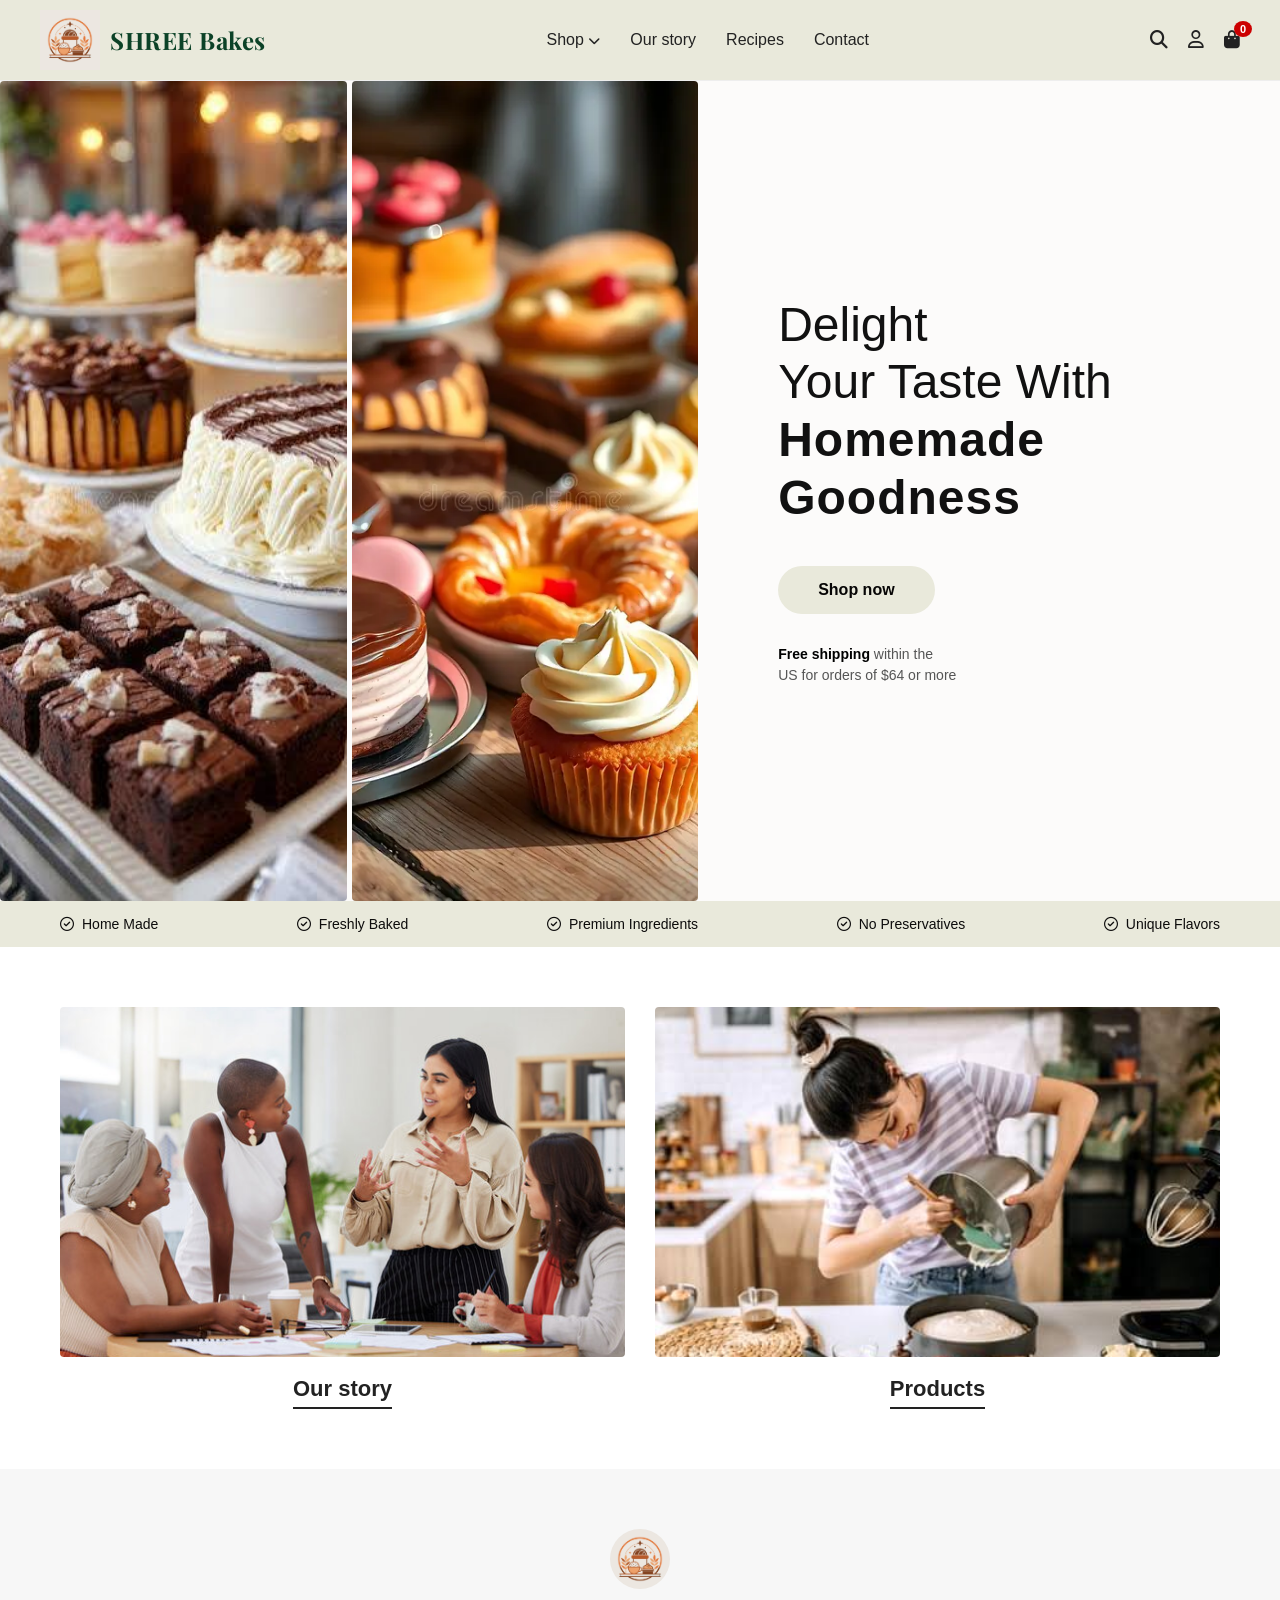
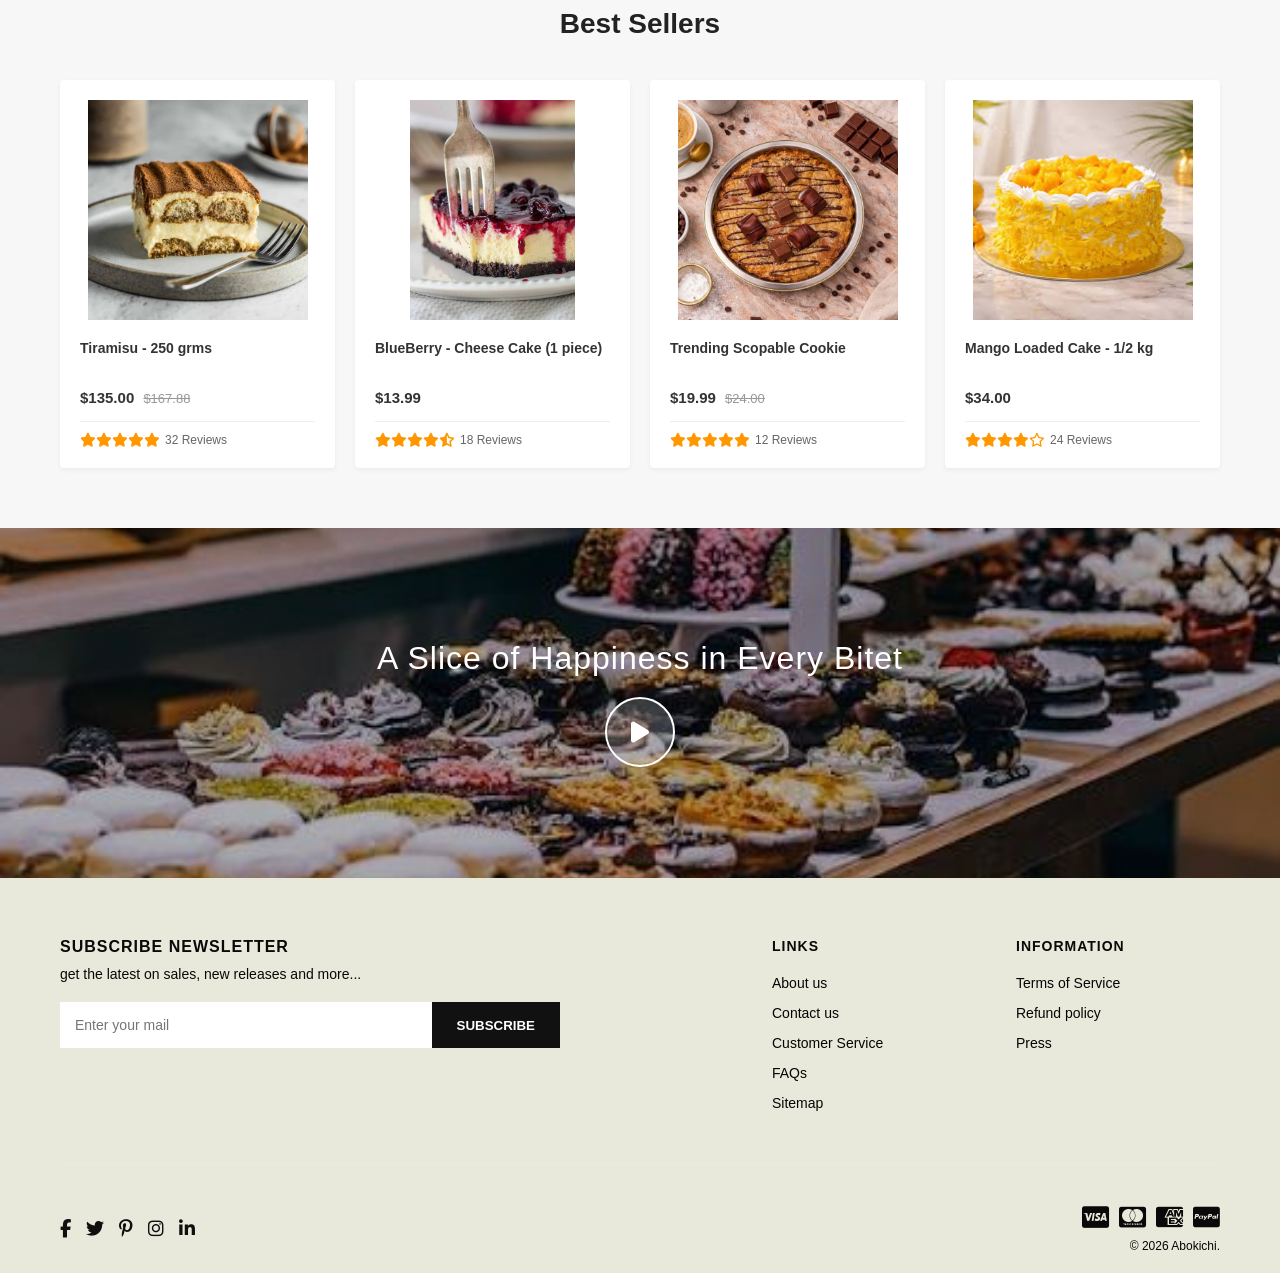
<file: SHREE Bakes/index.html>
<!DOCTYPE html>
<html lang="en">
<head>
    <meta charset="UTF-8">
    <meta name="viewport" content="width=device-width, initial-scale=1.0">
    <title>SHREE Bakes</title>
   
    <link rel="stylesheet" href="https://cdnjs.cloudflare.com/ajax/libs/font-awesome/6.4.0/css/all.min.css">
    <link href="https://fonts.googleapis.com/css2?family=Playfair+Display:wght@600;700&display=swap" rel="stylesheet">
    
    <link rel="stylesheet" href="css/index.css">
</head>
<body>

    <!-- HEADER / NAVIGATION -->
 <header>
    <div class="nav-container">
        <a href="index.html" class="logo">
            <img src="image/logo.jpeg" alt="SHREE Bakes Logo">
            <span class="brand-name">SHREE Bakes</span>
        </a>
        <nav class="nav-links">
            <a href="product.html">Shop <i class="fa-solid fa-chevron-down" style="font-size: 12px;"></i></a>
            <a href="our_story.html">Our story</a>
            <a href="recipe.html">Recipes</a>
            <a href="contact.html">Contact</a>
        </nav>
        <div class="nav-icons">
            <i class="fa-solid fa-magnifying-glass"></i>
            <i class="fa-regular fa-user"></i>
          <div class="cart-icon-wrapper">
          <i class="fa-solid fa-bag-shopping"></i>
         <span class="cart-counter" id="cartCounter">0</span>
       </div>
        </div>
    </div>
</header>

    <!-- HERO SECTION -->
    <section class="hero">
        <div class="hero-images">
            <img src="image/bg1.jpeg" alt="Miso Dish Left">
            <img src="image/bg2.webp" alt="Miso Spread Right">
        </div>
        <div class="hero-content">
            <h1>Delight<br>Your Taste With<br><span>Homemade Goodness</span></h1>
            <!-- LINK UPDATED: Hero Shop Now Button -->
            <a href="product.html" class="btn">Shop now</a>
            <p class="shipping-info"><strong>Free shipping</strong> within the<br>US for orders of $64 or more</p>
        </div>
    </section>

    <!-- BENEFITS CHECKBAR -->
    <div class="benefits-bar">
        <div class="container benefits-container">
            <div class="benefit-item"><i class="fa-regular fa-circle-check"></i> Home Made</div>
            <div class="benefit-item"><i class="fa-regular fa-circle-check"></i> Freshly Baked</div>
            <div class="benefit-item"><i class="fa-regular fa-circle-check"></i> Premium Ingredients</div>
            <div class="benefit-item"><i class="fa-regular fa-circle-check"></i> No Preservatives</div>
            <div class="benefit-item"><i class="fa-regular fa-circle-check"></i> Unique Flavors</div>
        </div>
    </div>

    <!-- CATEGORIES (OUR STORY / RECIPES) -->
  <section class="categories">
    <div class="container">
        <div class="category-grid">
            <a href="our_story.html" class="category-card" style="text-decoration: none; color: inherit;">
                <img src="image/ourstory.jpg" alt="Our Story">
                <br>
                <h3>Our story</h3>
            </a>
            <a href="product.html" class="category-card" style="text-decoration: none; color: inherit;">
                <img src="image/baking.jpeg" alt="Products">
                <br>
                <h3>Products</h3>
            </a>
        </div>
    </div>
</section>

    <!-- BEST SELLERS PRODUCTS -->
    <section class="best-sellers">
    <div class="container">
        <div class="section-icon">
            <img src="image/logo.jpeg" alt="SHREE Bakes Logo">
        </div>
        <h2 class="section-title">Best Sellers</h2>
        
        <div class="products-grid">
                <!-- Product 1 (ID: 1) -->
                <!-- LINKS UPDATED: Added anchor tags wrapping titles and images with matching ID params -->
                <div class="product-card">
                    <div class="product-img-wrapper">
                        <a href="product.html?id=1"><img src="image/tiramisu.jpeg" alt="OKAZU Lovers Set"></a>
                        <div class="hover-actions">
                            <div class="action-btn"><i class="fa-regular fa-heart"></i></div>
                            <div class="action-btn"><i class="fa-solid fa-basket-shopping"></i></div>
                        </div>
                    </div>
                    <div class="product-title"><a href="product.html?id=1" style="text-decoration: none; color: inherit;">Tiramisu - 250 grms</a></div>
                    <div class="product-price">$135.00 <span class="price-original">$167.88</span></div>
                    <div class="rating-container">
                        <div class="stars">
                            <i class="fa-solid fa-star"></i><i class="fa-solid fa-star"></i><i class="fa-solid fa-star"></i><i class="fa-solid fa-star"></i><i class="fa-solid fa-star"></i>
                        </div>
                        <span class="review-count">32 Reviews</span>
                    </div>
                </div>

                <!-- Product 2 (ID: 2) -->
                <div class="product-card">
                    <div class="product-img-wrapper">
                        <a href="product.html?id=2"><img src="image/cheese.jpeg" alt="OKAZU Chili Miso"></a>
                        <div class="hover-actions">
                            <div class="action-btn"><i class="fa-regular fa-heart"></i></div>
                            <div class="action-btn"><i class="fa-solid fa-basket-shopping"></i></div>
                        </div>
                    </div>
                    <div class="product-title"><a href="product.html?id=2" style="text-decoration: none; color: inherit;">BlueBerry - Cheese Cake (1 piece)</a></div>
                    <div class="product-price">$13.99</div>
                    <div class="rating-container">
                        <div class="stars">
                            <i class="fa-solid fa-star"></i><i class="fa-solid fa-star"></i><i class="fa-solid fa-star"></i><i class="fa-solid fa-star"></i><i class="fa-solid fa-star-half-stroke"></i>
                        </div>
                        <span class="review-count">18 Reviews</span>
                    </div>
                </div>

                <!-- Product 3 (ID: 3) -->
                <div class="product-card">
                    <div class="product-img-wrapper">
                        <a href="product.html?id=3"><img src="image/cookies.webp" alt="Instant Miso Soup Tasting Set"></a>
                        <div class="hover-actions">
                            <div class="action-btn"><i class="fa-regular fa-heart"></i></div>
                            <div class="action-btn"><i class="fa-solid fa-basket-shopping"></i></div>
                        </div>
                    </div>
                    <div class="product-title"><a href="product.html?id=3" style="text-decoration: none; color: inherit;">Trending Scopable Cookie</a></div>
                    <div class="product-price">$19.99 <span class="price-original">$24.00</span></div>
                    <div class="rating-container">
                        <div class="stars">
                            <i class="fa-solid fa-star"></i><i class="fa-solid fa-star"></i><i class="fa-solid fa-star"></i><i class="fa-solid fa-star"></i><i class="fa-solid fa-star"></i>
                        </div>
                        <span class="review-count">12 Reviews</span>
                    </div>
                </div>

                <!-- Product 4 (ID: 4) -->
                <div class="product-card">
                    <div class="product-img-wrapper">
                        <a href="product.html?id=4"><img src="image/mango.jpeg" alt="ABO Matcha"></a>
                        <div class="hover-actions">
                            <div class="action-btn"><i class="fa-regular fa-heart"></i></div>
                            <div class="action-btn"><i class="fa-solid fa-basket-shopping"></i></div>
                        </div>
                    </div>
                    <div class="product-title"><a href="product.html?id=4" style="text-decoration: none; color: inherit;">Mango Loaded Cake - 1/2 kg</a></div>
                    <div class="product-price">$34.00</div>
                    <div class="rating-container">
                        <div class="stars">
                            <i class="fa-solid fa-star"></i><i class="fa-solid fa-star"></i><i class="fa-solid fa-star"></i><i class="fa-solid fa-star"></i><i class="fa-regular fa-star"></i>
                        </div>
                        <span class="review-count">24 Reviews</span>
                    </div>
                </div>
                
            </div>
        </div>
    </section>

    <!-- VIDEO HERO BANNER -->
   <section class="video-banner"> <h2>A Slice of Happiness in Every Bitet</h2> <div class="play-btn"> <i class="fa-solid fa-play"></i> </div> </section>

    <!-- FOOTER -->
    <footer>
        <div class="container">
            <div class="footer-top">
                <div class="newsletter">
                    <h3>Subscribe Newsletter</h3>
                    <p>get the latest on sales, new releases and more...</p>
                    <div class="search-box">
                        <input type="email" placeholder="Enter your mail">
                        <button type="submit">Subscribe</button>
                    </div>
                </div>
                <div class="footer-links-grid">
                    <div class="footer-col">
                        <h4>Links</h4>
                        <ul>
                            <li><a href="our_story.html">About us</a></li>
                            <li><a href="contact.html">Contact us</a></li>
                            <li><a href="#">Customer Service</a></li>
                            <li><a href="#">FAQs</a></li>
                            <li><a href="#">Sitemap</a></li>
                        </ul>
                    </div>
                    <div class="footer-col">
                        <h4>Information</h4>
                        <ul>
                            <li><a href="#">Terms of Service</a></li>
                            <li><a href="#">Refund policy</a></li>
                            <li><a href="#">Press</a></li>
                        </ul>
                    </div>
                </div>
            </div>

            <div class="footer-bottom">
                <div class="social-icons">
                    <a href="#"><i class="fa-brands fa-facebook-f"></i></a>
                    <a href="#"><i class="fa-brands fa-twitter"></i></a>
                    <a href="#"><i class="fa-brands fa-pinterest-p"></i></a>
                    <a href="#"><i class="fa-brands fa-instagram"></i></a>
                    <a href="#"><i class="fa-brands fa-linkedin-in"></i></a>
                </div>
                <div class="payment-copyright">
                    <div class="payment-icons">
                        <i class="fa-brands fa-cc-visa"></i>
                        <i class="fa-brands fa-cc-mastercard"></i>
                        <i class="fa-brands fa-cc-amex"></i>
                        <i class="fa-brands fa-cc-paypal"></i>
                    </div>
                    <div class="copyright">
                        &copy; 2026 Abokichi.
                    </div>
                </div>
            </div>
        </div>
    </footer>

    <!-- External JavaScript -->
    <script src="js/index.js"></script>
</body>
</html>
</file>
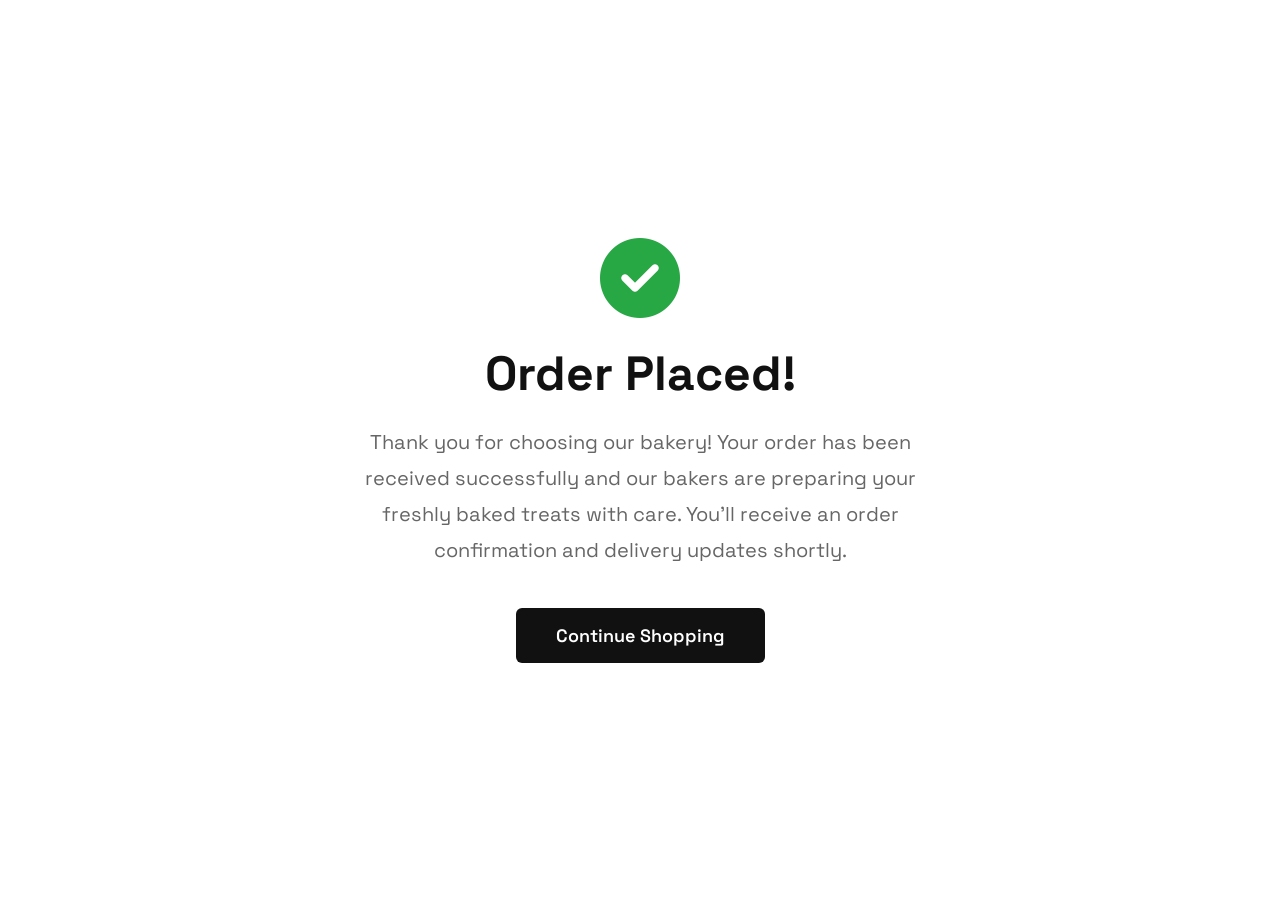
<file: SHREE Bakes/confirmation.html>
<!DOCTYPE html>
<html lang="en">
<head>
    <meta charset="UTF-8">
    <meta name="viewport" content="width=device-width, initial-scale=1.0">
    <title>Order Placed Successfully</title>

    
    <link rel="stylesheet" href="https://cdnjs.cloudflare.com/ajax/libs/font-awesome/6.4.0/css/all.min.css">

    
    <link href="https://fonts.googleapis.com/css2?family=Space+Grotesk:wght@400;500;600;700&display=swap" rel="stylesheet">

    <style>
        *{
            margin:0;
            padding:0;
            box-sizing:border-box;
        }

        body{
            font-family:'Space Grotesk',sans-serif;
            background:#fff;
            height:100vh;
            display:flex;
            justify-content:center;
            align-items:center;
        }

        .success-wrapper{
            text-align:center;
            max-width:650px;
            padding:40px;
        }

        .success-icon{
            font-size:80px;
            color:#28a745;
            margin-bottom:25px;
        }

        .success-title{
            font-size:48px;
            font-weight:700;
            color:#111;
            margin-bottom:20px;
        }

        .success-text{
            font-size:20px;
            color:#666;
            line-height:1.8;
            margin-bottom:40px;
        }

        .btn-continue{
            display:inline-block;
            padding:16px 40px;
            background:#111;
            color:#fff;
            text-decoration:none;
            border-radius:6px;
            font-size:18px;
            font-weight:600;
            transition:.3s;
        }

        .btn-continue:hover{
            background:#333;
        }

    </style>
</head>

<body>

    <div class="success-wrapper">

        <i class="fa-solid fa-circle-check success-icon"></i>

        <h1 class="success-title">
            Order Placed!
        </h1>

        <p class="success-text">
            Thank you for choosing our bakery! 
            Your order has been received successfully and our bakers are preparing your freshly baked treats with care. 
            You'll receive an order confirmation and delivery updates shortly.
        </p>

        <a href="product.html" class="btn-continue">
            Continue Shopping
        </a>

    </div>

</body>
</html>
</file>
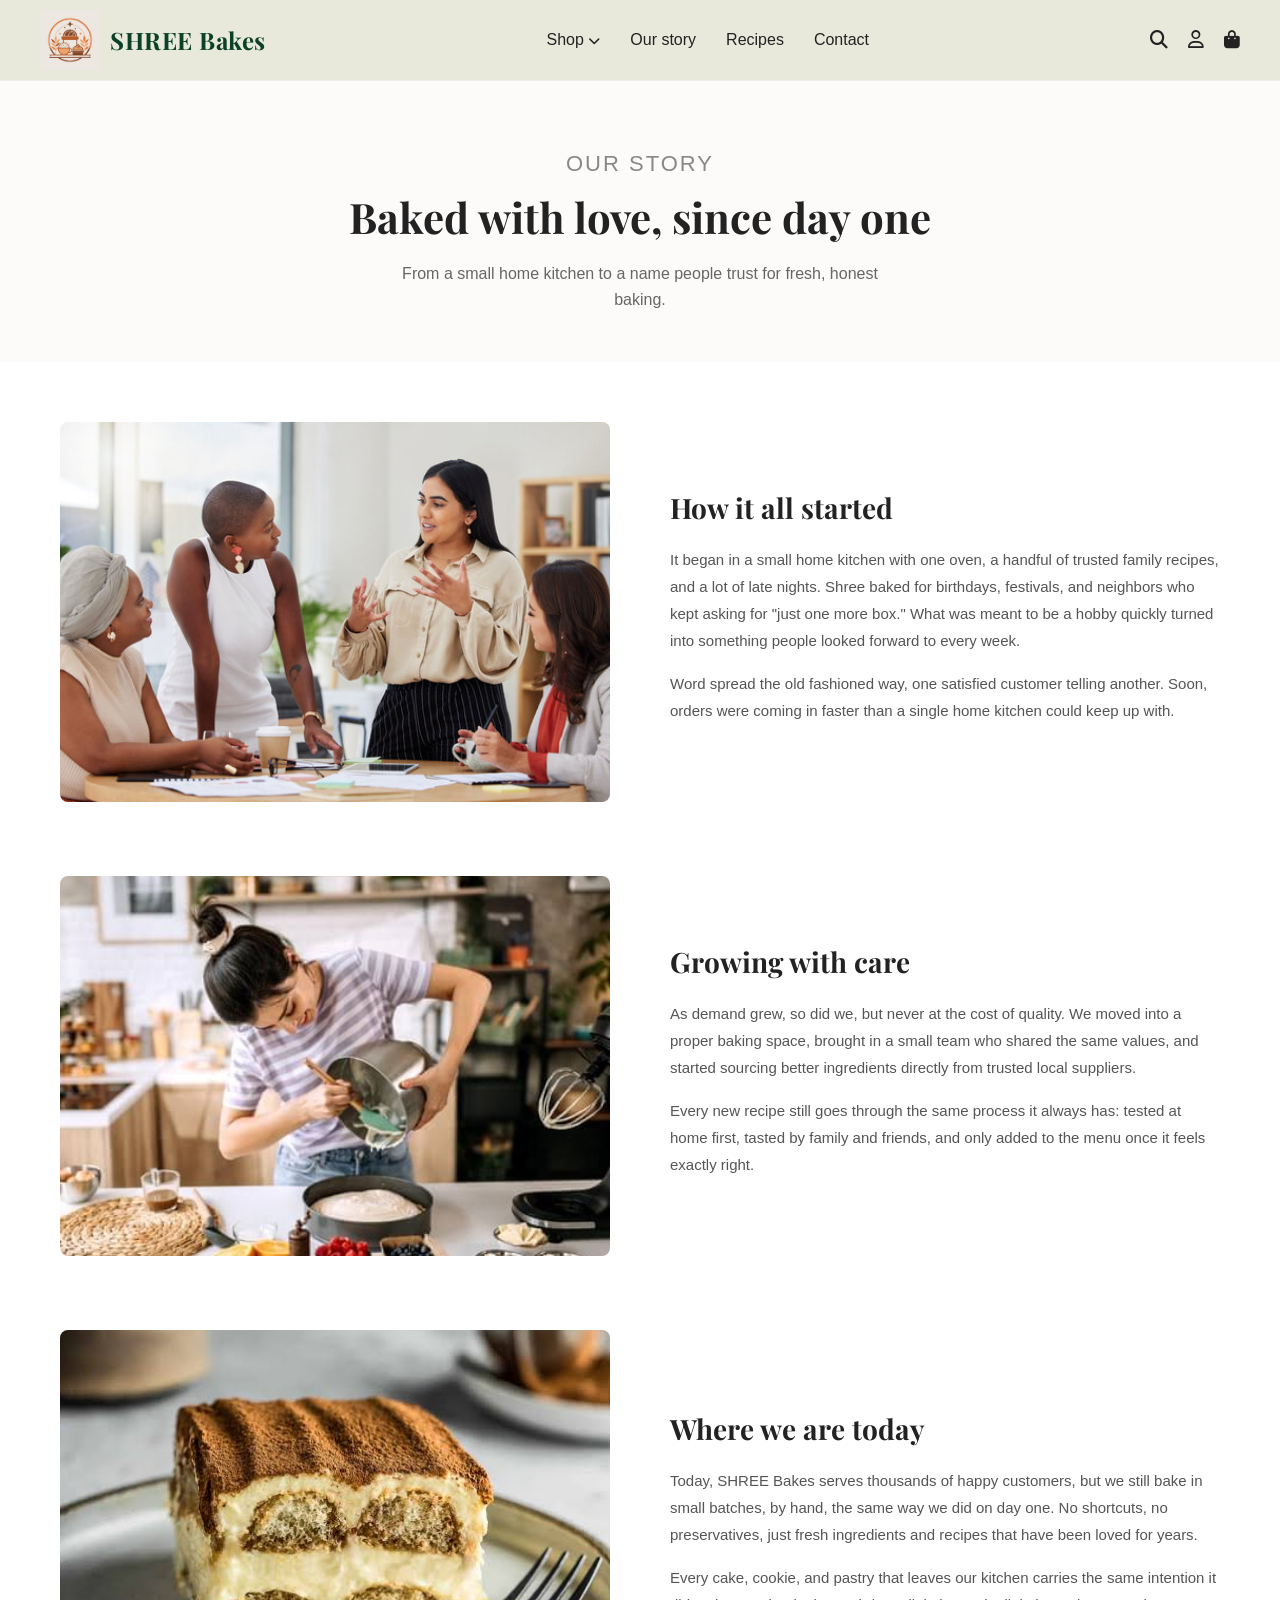
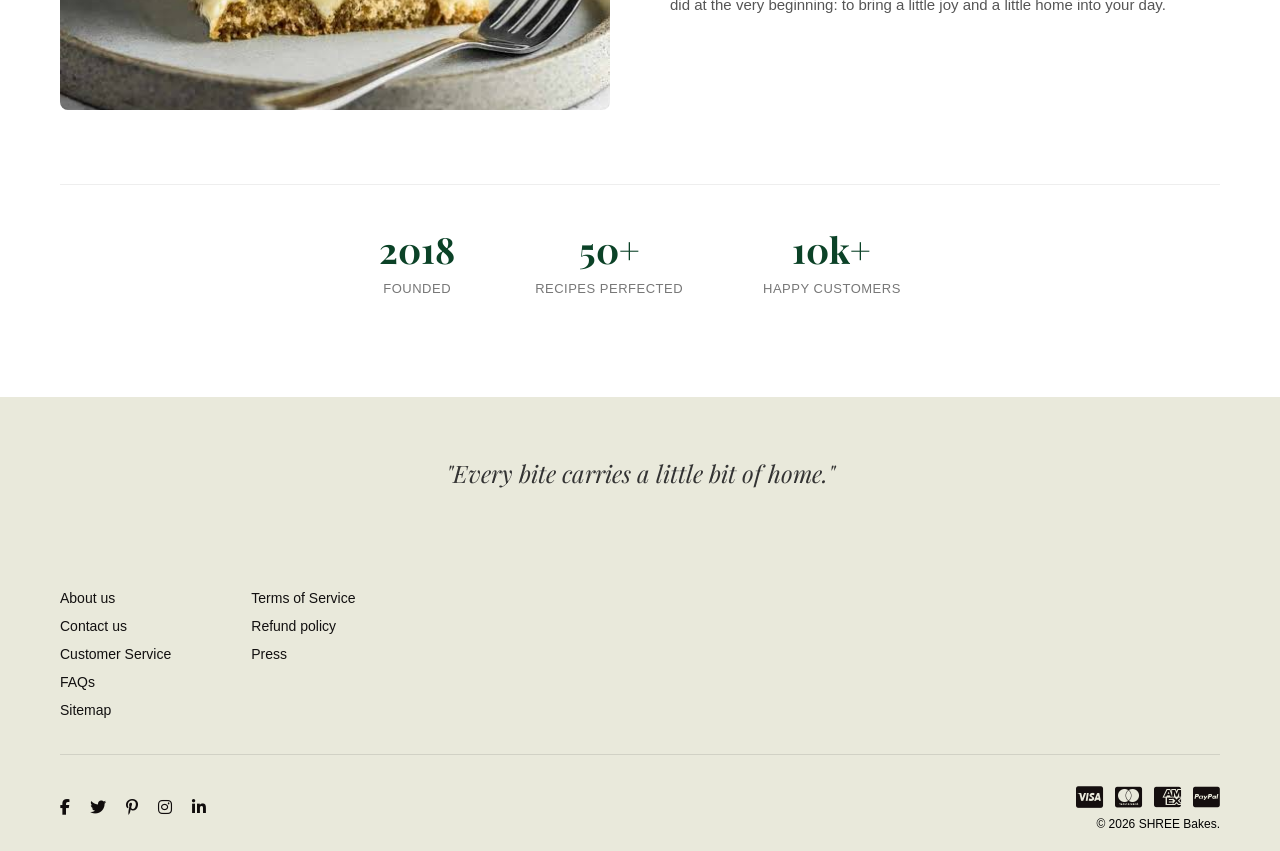
<file: SHREE Bakes/our_story.html>
<!DOCTYPE html>
<html lang="en">
<head>
    <meta charset="UTF-8">
    <meta name="viewport" content="width=device-width, initial-scale=1.0">
    <title>Our Story - SHREE Bakes</title>
    <link rel="stylesheet" href="https://cdnjs.cloudflare.com/ajax/libs/font-awesome/6.4.0/css/all.min.css">
    <link href="https://fonts.googleapis.com/css2?family=Space+Grotesk:wght@400;500;600;700&family=Playfair+Display:wght@600;700&display=swap" rel="stylesheet">
    <link rel="stylesheet" href="css/index.css">
    <link rel="stylesheet" href="css/our_story.css">
</head>
<body>

<header>
    <div class="nav-container">
        <a href="index.html" class="logo">
            <img src="image/logo.jpeg" alt="SHREE Bakes Logo">
            <span class="brand-name">SHREE Bakes</span>
        </a>
        <nav class="nav-links">
            <a href="product.html">Shop <i class="fa-solid fa-chevron-down" style="font-size: 12px;"></i></a>
            <a href="our_story.html">Our story</a>
            <a href="recipe.html">Recipes</a>
            <a href="contact.html">Contact</a>
        </nav>
        <div class="nav-icons">
            <i class="fa-solid fa-magnifying-glass"></i>
            <i class="fa-regular fa-user"></i>
            <i class="fa-solid fa-bag-shopping"></i>
        </div>
    </div>
</header>

<section class="story-hero">
    <p class="story-eyebrow">Our story</p>
    <h1 class="story-title">Baked with love, since day one</h1>
    <p class="story-subtitle">From a small home kitchen to a name people trust for fresh, honest baking.</p>
</section>

<section class="story-content container">
    <div class="story-split">
        <div class="story-image">
            <img src="image/ourstory.jpg" alt="SHREE Bakes kitchen">
        </div>
        <div class="story-text">
            <h2>How it all started</h2>
            <p>It began in a small home kitchen with one oven, a handful of trusted family recipes, and a lot of late nights. Shree baked for birthdays, festivals, and neighbors who kept asking for "just one more box." What was meant to be a hobby quickly turned into something people looked forward to every week.</p>
            <p>Word spread the old fashioned way, one satisfied customer telling another. Soon, orders were coming in faster than a single home kitchen could keep up with.</p>
        </div>
    </div>

    <div class="story-split reverse">
        <div class="story-text">
            <h2>Growing with care</h2>
            <p>As demand grew, so did we, but never at the cost of quality. We moved into a proper baking space, brought in a small team who shared the same values, and started sourcing better ingredients directly from trusted local suppliers.</p>
            <p>Every new recipe still goes through the same process it always has: tested at home first, tasted by family and friends, and only added to the menu once it feels exactly right.</p>
        </div>
        <div class="story-image">
            <img src="image/baking.jpeg" alt="Baking process">
        </div>
    </div>

    <div class="story-split">
        <div class="story-image">
            <img src="image/tiramisu.jpeg" alt="Fresh bakes">
        </div>
        <div class="story-text">
            <h2>Where we are today</h2>
            <p>Today, SHREE Bakes serves thousands of happy customers, but we still bake in small batches, by hand, the same way we did on day one. No shortcuts, no preservatives, just fresh ingredients and recipes that have been loved for years.</p>
            <p>Every cake, cookie, and pastry that leaves our kitchen carries the same intention it did at the very beginning: to bring a little joy and a little home into your day.</p>
        </div>
    </div>

    <div class="story-stats">
        <div class="stat-item">
            <span class="stat-number">2018</span>
            <span class="stat-label">Founded</span>
        </div>
        <div class="stat-item">
            <span class="stat-number">50+</span>
            <span class="stat-label">Recipes perfected</span>
        </div>
        <div class="stat-item">
            <span class="stat-number">10k+</span>
            <span class="stat-label">Happy customers</span>
        </div>
    </div>
</section>

<section class="story-quote">
    <p>"Every bite carries a little bit of home."</p>
</section>

<footer>
    <div class="container footer-inner">
        <div class="footer-links-wrapper">
            <ul>
                <li><a href="#">About us</a></li>
                <li><a href="#">Contact us</a></li>
                <li><a href="#">Customer Service</a></li>
                <li><a href="#">FAQs</a></li>
                <li><a href="#">Sitemap</a></li>
            </ul>
            <ul>
                <li><a href="#">Terms of Service</a></li>
                <li><a href="#">Refund policy</a></li>
                <li><a href="#">Press</a></li>
            </ul>
        </div>
        <div class="footer-bottom">
            <div class="social-channels">
                <a href="#"><i class="fa-brands fa-facebook-f"></i></a>
                <a href="#"><i class="fa-brands fa-twitter"></i></a>
                <a href="#"><i class="fa-brands fa-pinterest-p"></i></a>
                <a href="#"><i class="fa-brands fa-instagram"></i></a>
                <a href="#"><i class="fa-brands fa-linkedin-in"></i></a>
            </div>
            <div class="payment-badges-row">
                <div class="cards-logos">
                    <i class="fa-brands fa-cc-visa"></i>
                    <i class="fa-brands fa-cc-mastercard"></i>
                    <i class="fa-brands fa-cc-amex"></i>
                    <i class="fa-brands fa-cc-paypal"></i>
                </div>
                <div class="legal-copy">&copy; 2026 SHREE Bakes.</div>
            </div>
        </div>
    </div>
</footer>

</body>
</html>
</file>
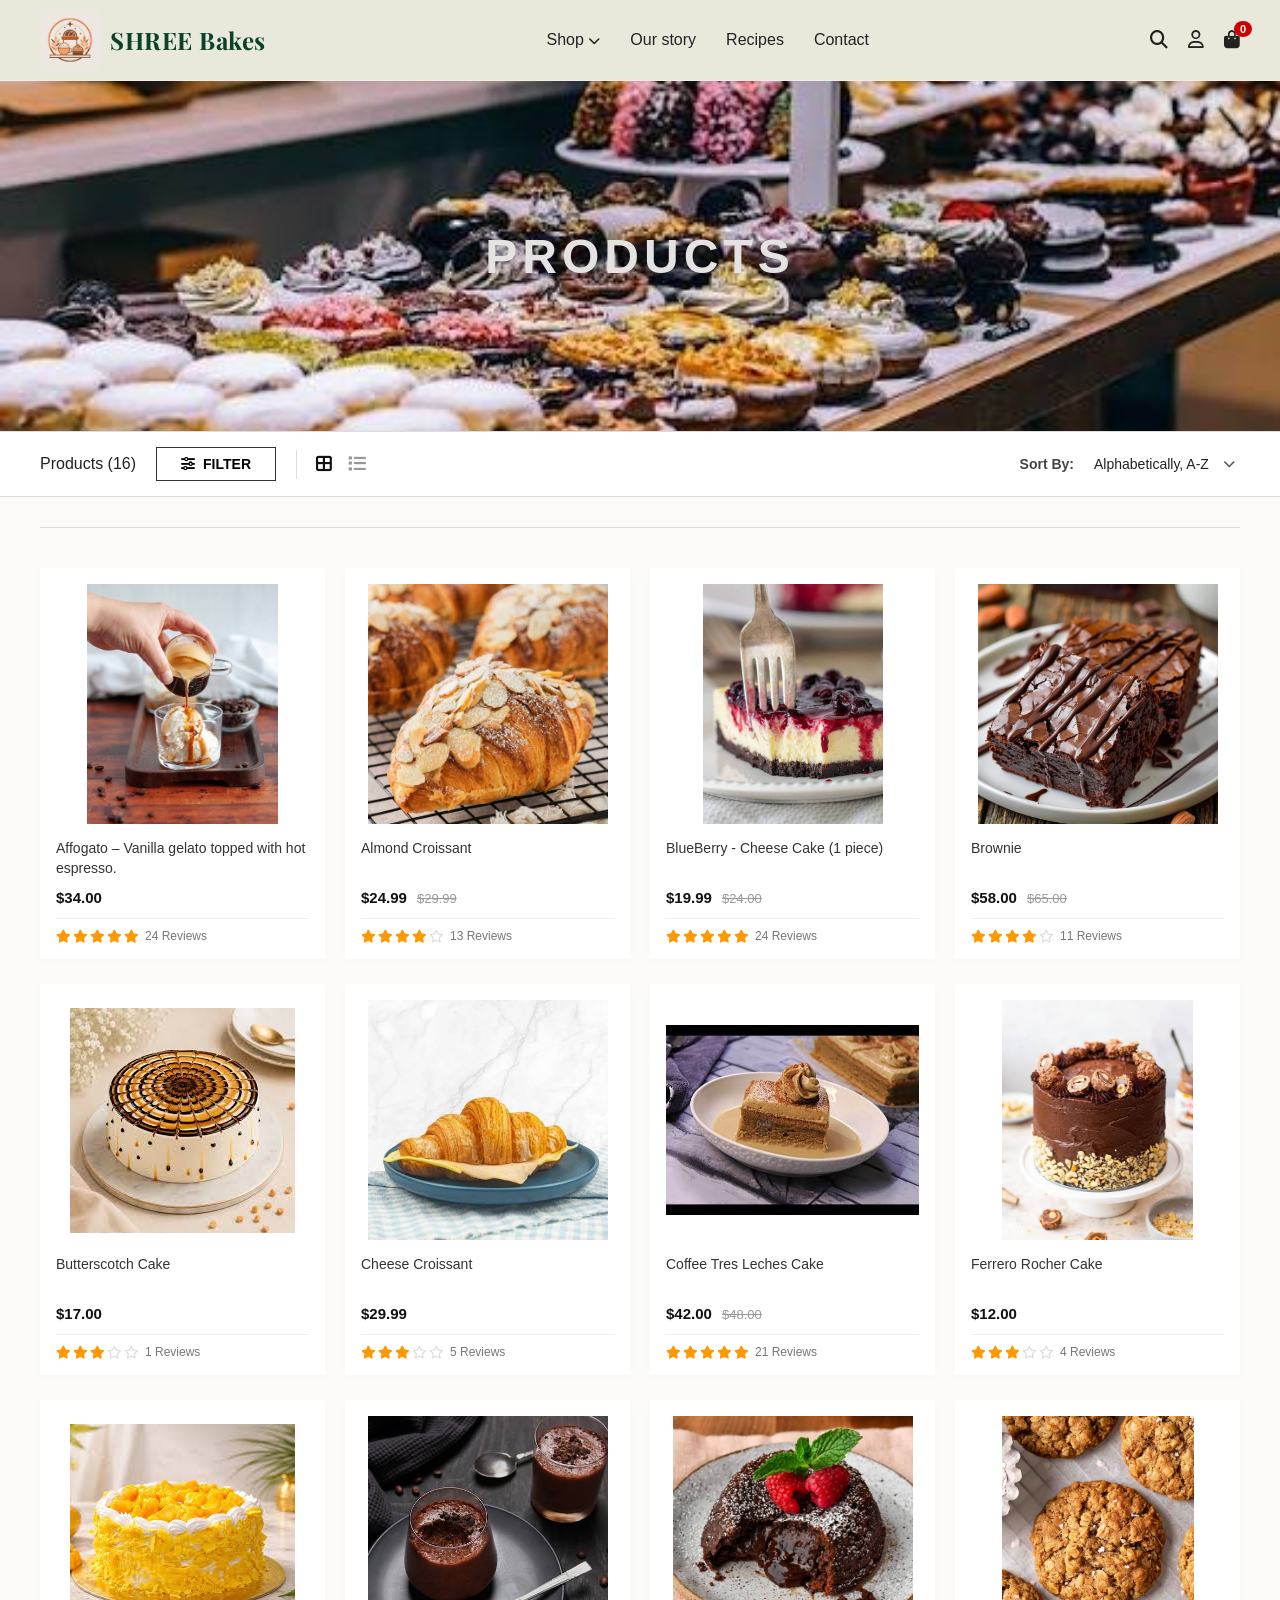
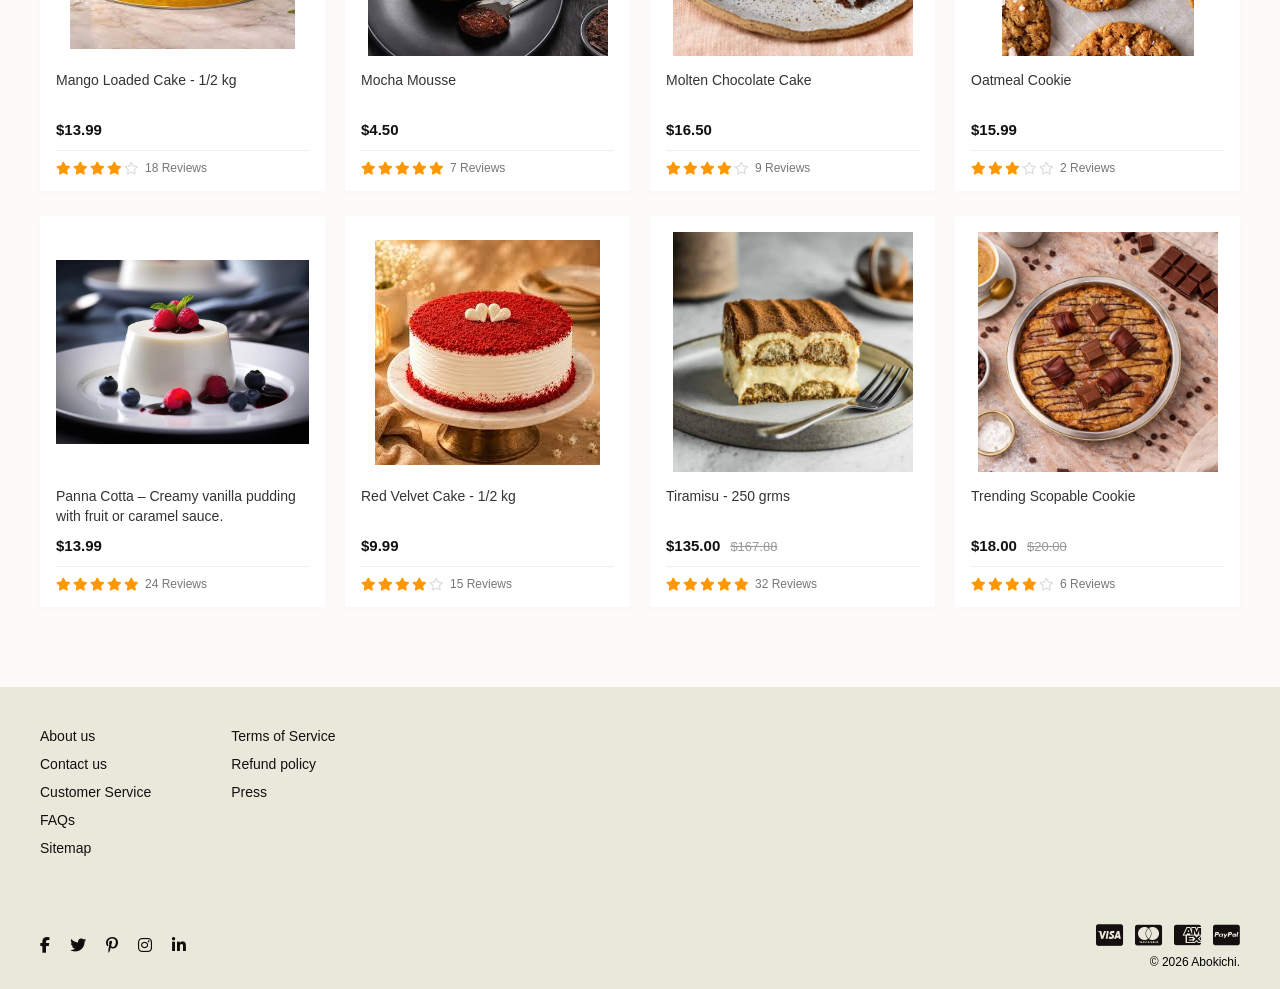
<file: SHREE Bakes/product.html>
<!DOCTYPE html>
<html lang="en">
<head>
    <meta charset="UTF-8">
    <meta name="viewport" content="width=device-width, initial-scale=1.0">
    <title>Product Catalog with Dynamic Filters</title>
    <link rel="stylesheet" href="https://cdnjs.cloudflare.com/ajax/libs/font-awesome/6.4.0/css/all.min.css">
    <link rel="preconnect" href="https://fonts.googleapis.com">
    <link rel="preconnect" href="https://fonts.gstatic.com" crossorigin>
    <link href="https://fonts.googleapis.com/css2?family=Space+Grotesk:wght@400;500;600;700&display=swap" rel="stylesheet">
    <link href="https://fonts.googleapis.com/css2?family=Playfair+Display:wght@600;700&display=swap" rel="stylesheet">
    <link rel="stylesheet" href="css/product.css">
</head>
<body>
  <header>
    <div class="nav-container">
        <a href="index.html" class="logo">
            <img src="image/logo.jpeg" alt="SHREE Bakes Logo">
            <span class="brand-name">SHREE Bakes</span>
        </a>
        <nav class="nav-links">
            <a href="#">Shop <i class="fa-solid fa-chevron-down" style="font-size: 12px;"></i></a>
            <a href="our_story.html">Our story</a>
            <a href="recipe.html">Recipes</a>
            <a href="contact.html">Contact</a>
        </nav>
        <div class="nav-icons">
            <i class="fa-solid fa-magnifying-glass"></i>
            <i class="fa-regular fa-user"></i>
            <div class="cart-icon-wrapper">
            <i class="fa-solid fa-bag-shopping"></i>
            <span class="cart-counter" id="cartCounter">0</span>
            </div>
        </div>
    </div>
</header>
    </header>
<section class="products-banner">
    <div class="banner-overlay">
        <h1>PRODUCTS</h1>
    </div>
</section>
<div class="utility-bar-wrapper">
    <div class="container utility-bar">
        <div class="utility-left">
            <span class="product-count" id="productCount">Products (0)</span>
            <button class="filter-btn" id="filterToggleBtn">
                <i class="fa-solid = fa-sliders"></i> Filter
            </button>
            <button class="filter-btn" id="clearFiltersBtn" style="border-color: #cc0000; color: #cc0000; margin-left: 10px; display: none;">
                Clear Filters
            </button>
            <div class="layout-toggle-icons">
                <button class="layout-btn active" id="gridLayoutBtn" title="Grid View">
                    <i class="fa-solid fa-border-all"></i>
                </button>
                <button class="layout-btn" id="listLayoutBtn" title="List View">
                    <i class="fa-solid fa-list"></i>
                </button>
            </div>
        </div>
       <div class="utility-right">
            <div class="sort-container">
                <label for="sortBy">Sort By:</label>
                <div class="custom-select-wrapper">
                    <select id="sortBy">
                        <option value="alpha-asc">Alphabetically, A-Z</option>
                        <option value="alpha-desc">Alphabetically, Z-A</option>
                        <option value="price-asc">Price, low to high</option>
                        <option value="price-desc">Price, high to low</option>
                        <option value="rating-desc">Rating, high to low</option>
                    </select>
                    <i class="fa-solid fa-chevron-down select-arrow"></i>
                </div>
            </div>
        </div>
    </div>
</div>

<div class="container main-content-wrapper">
    <!-- FILTER PANEL DRAWER -->
    <!-- FILTER PANEL DRAWER -->
    <div class="filter-drawer" id="filterDrawer">
        <div class="filter-grid">
            <!-- Categories Group -->
            <div class="filter-column">
                <h3>Categories</h3>
                <label class="checkbox-container">
                    <input type="checkbox" class="filter-input" data-filter-group="category" value="Cake">
                    <span class="checkmark"></span>
                    Cake
                </label>
                <label class="checkbox-container">
                    <input type="checkbox" class="filter-input" data-filter-group="category" value="Dessert">
                    <span class="checkmark"></span>
                    Dessert
                </label>
                <label class="checkbox-container">
                    <input type="checkbox" class="filter-input" data-filter-group="category" value="Cookie">
                    <span class="checkmark"></span>
                    Cookie
                </label>
                <label class="checkbox-container">
                    <input type="checkbox" class="filter-input" data-filter-group="category" value="Croissant">
                    <span class="checkmark"></span>
                    Croissant
                </label>

                <label class="checkbox-container">
                    <input type="checkbox" class="filter-input" data-filter-group="category" value="Coming Soon">
                    <span class="checkmark"></span>
                    Coming Soon
                </label> 

            </div>

            <!-- Type Group -->
            <div class="filter-column">
                <h3>Type</h3>
                <label class="checkbox-container">
                    <input type="checkbox" class="filter-input" data-filter-group="type" value="Sweet Delights">
                    <span class="checkmark"></span>
                    Sweet Delights
                </label>
                <label class="checkbox-container">
                    <input type="checkbox" class="filter-input" data-filter-group="type" value="Bakery Specials">
                    <span class="checkmark"></span>
                   Bakery Specials
                </label>
            </div>

            <!-- Minimum Rating Group -->
            <div class="filter-column">
                <h3>Minimum Rating</h3>
                <label class="checkbox-container">
                    <input type="checkbox" class="filter-input" data-filter-group="rating" value="5">
                    <span class="checkmark"></span>
                    5 Stars
                </label>
                <label class="checkbox-container">
                    <input type="checkbox" class="filter-input" data-filter-group="rating" value="4">
                    <span class="checkmark"></span>
                    4 Stars & Up
                </label>
                <label class="checkbox-container">
                    <input type="checkbox" class="filter-input" data-filter-group="rating" value="3">
                    <span class="checkmark"></span>
                    3 Stars & Up
                </label>
            </div>
        </div>
    </div>

    <!-- PRODUCTS COMPONENT HOUSING -->
    <section class="products-section">
        <!-- Structural Empty Filter Fallback Banner -->
        <div id="noResultsMsg" style="display: none; text-align: center; padding: 60px 20px; font-size: 18px; color: #666; width: 100%;">
            <i class="fa-solid fa-magnifying-glass" style="font-size: 40px; margin-bottom: 15px; display: block; color: #ccc;"></i>
            No products match the selected criteria. Try adjusting your filters.
        </div>
        
        <!-- Live Target Node for JS Injection -->
        <div class="products-grid" id="productsGrid"></div>
    </section>
</div>
<!-- SITE FOOTER -->
    <footer>
        <div class="container footer-inner">
            <div class="footer-links-wrapper">
                <ul>
                    <li><a href="#">About us</a></li>
                    <li><a href="#">Contact us</a></li>
                    <li><a href="#">Customer Service</a></li>
                    <li><a href="#">FAQs</a></li>
                    <li><a href="#">Sitemap</a></li>
                </ul>
                <ul>
                    <li><a href="#">Terms of Service</a></li>
                    <li><a href="#">Refund policy</a></li>
                    <li><a href="#">Press</a></li>
                </ul>
            </div>
            <div class="footer-bottom">
                <div class="social-channels">
                    <a href="#"><i class="fa-brands fa-facebook-f"></i></a>
                    <a href="#"><i class="fa-brands fa-twitter"></i></a>
                    <a href="#"><i class="fa-brands fa-pinterest-p"></i></a>
                    <a href="#"><i class="fa-brands fa-instagram"></i></a>
                    <a href="#"><i class="fa-brands fa-linkedin-in"></i></a>
                </div>
                <div class="payment-badges-row">
                    <div class="cards-logos">
                        <i class="fa-brands fa-cc-visa"></i>
                        <i class="fa-brands fa-cc-mastercard"></i>
                        <i class="fa-brands fa-cc-amex"></i>
                        <i class="fa-brands fa-cc-paypal"></i>
                    </div>
                    <div class="legal-copy">
                        &copy; 2026 Abokichi.
                    </div>
                </div>
            </div>
        </div>
    </footer>

<!-- JavaScript Integration Core -->
<script src="js/product.js"></script>
</body>
</html>
</file>
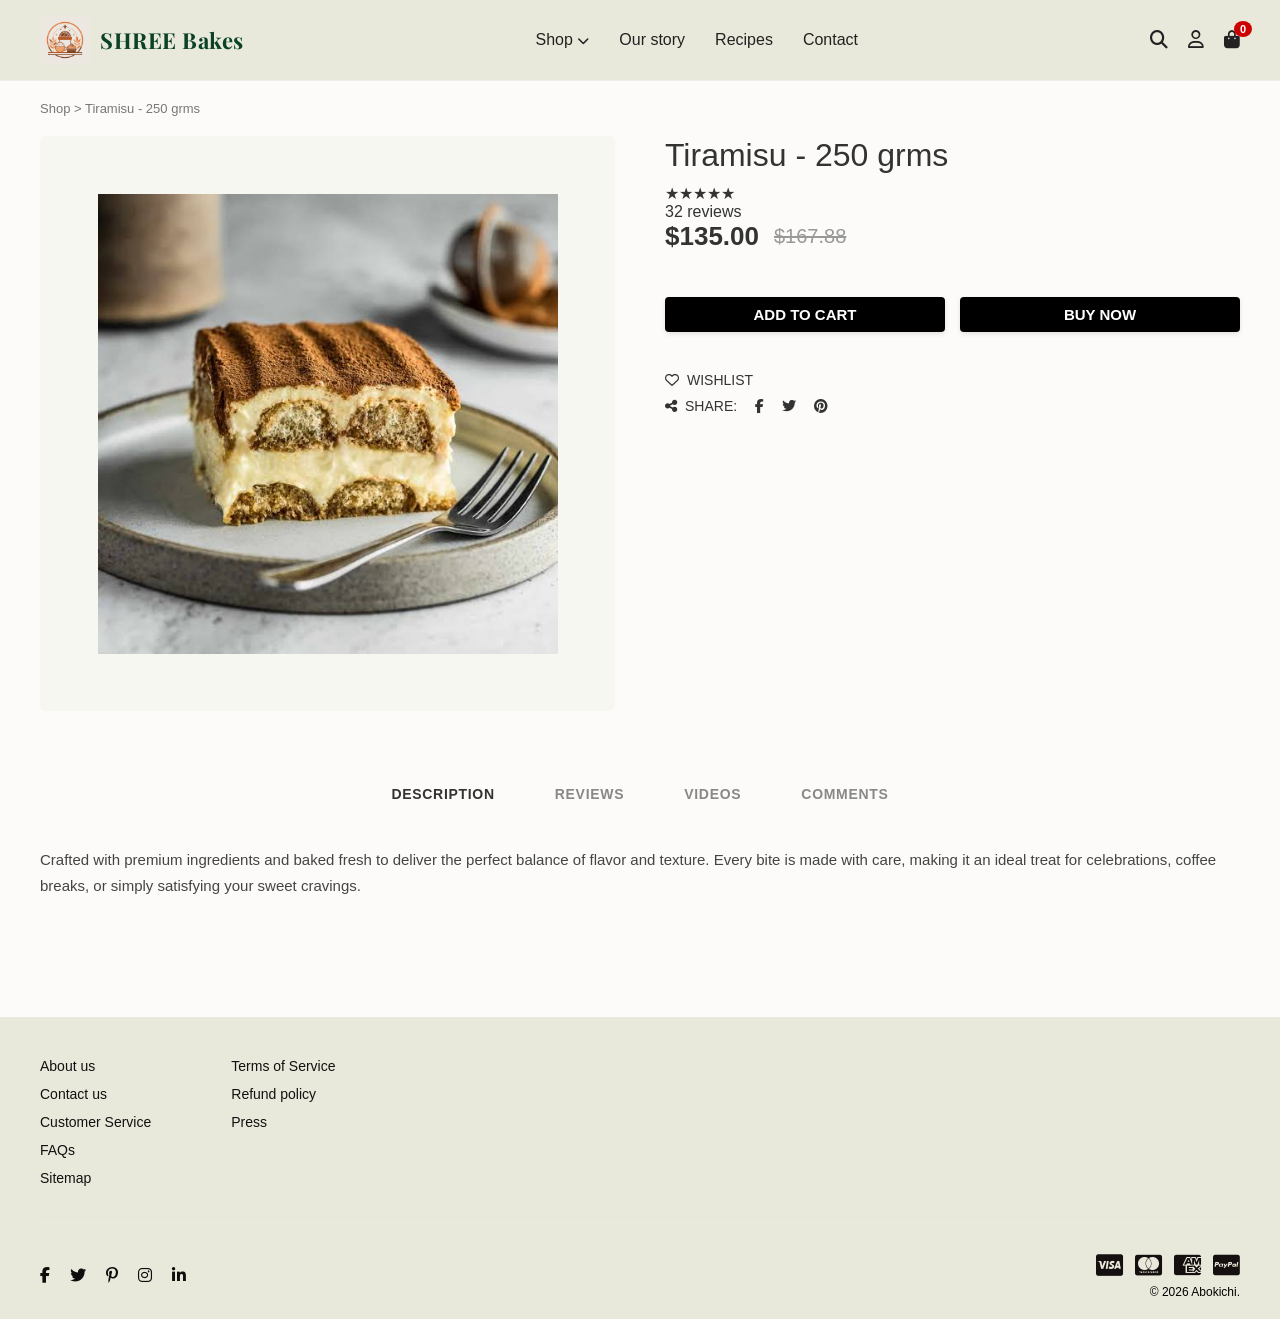
<file: SHREE Bakes/product_details.html>
<!DOCTYPE html>
<html lang="en">
<head>
    <meta charset="UTF-8">
    <meta name="viewport" content="width=device-width, initial-scale=1.0">
    <title>Product Details</title>
    <link rel="stylesheet" href="https://cdnjs.cloudflare.com/ajax/libs/font-awesome/6.4.0/css/all.min.css">
    <link href="https://fonts.googleapis.com/css2?family=Space+Grotesk:wght@400;500;600;700&display=swap" rel="stylesheet">
    <link href="https://fonts.googleapis.com/css2?family=Playfair+Display:wght@600;700&family=Space+Grotesk:wght@400;500;600;700&display=swap" rel="stylesheet">
    <link rel="stylesheet" href="css/product.css">
    <link rel="stylesheet" href="css/product_details.css">
</head>
<body>

<header class="site-header">
    <div class="nav-container">
        <div class="logo brand-lockup">
    <a href="index.html" class="brand-link">
        <img src="image/logo.jpeg" alt="SHREE Bakes Logo">
        <span class="brand-name">SHREE Bakes</span>
    </a>
</div>
        <nav class="nav-links">
            <a href="#">Shop <i class="fa-solid fa-chevron-down" style="font-size: 12px;"></i></a>
            <a href="our_story.html">Our story</a>
            <a href="recipe.html">Recipes</a>
            <a href="contact.html">Contact</a>
        </nav>
        <div class="nav-icons">
            <i class="fa-solid fa-magnifying-glass"></i>
            <i class="fa-regular fa-user"></i>
            <div class="cart-icon-wrapper">
                <i class="fa-solid fa-bag-shopping"></i>
                <span class="cart-counter" id="cartGlobalCounter">0</span>
            </div>
        </div>
    </div>
</header>

<div class="container">
    <!-- BREADCRUMBS PROPS -->
    <nav class="breadcrumb">
        <a href="index.html">Shop</a> &gt; <span id="breadcrumbTitle">Product Details</span>
    </nav>

    <!-- DISPLAY RUNTIME PROFILE LAYOUT -->
    <main class="detail-main-layout">
        <!-- Gallery Track Section -->
        <section class="image-gallery">
            <div class="main-preview-box">
                <img id="productMainImage" src="" alt="Main View">
            </div>
        </section>

        <!-- Dynamic Action Context Block -->
        <section class="purchase-panel">
            <h1 class="detail-title" id="productDetailTitle">Loading item profile...</h1>
            
            <div class="product-rating-row">
                <div class="stars-wrapper" id="detailStars"></div>
                <span class="rating-count" id="detailReviewCount"></span>
            </div>

            <div class="detail-pricing">
                <span class="current-price" id="detailCurrentPrice">$0.00</span>
                <span class="compare-price" id="detailComparePrice"></span>
            </div>

            <!-- ACTION TRIGGERS -->
            <div class="action-row">
                <button class="action-btn btn-cart" id="addToCartBtn">Add to Cart</button>
                <button class="action-btn btn-buy" id="buyNowBtn">Buy Now</button>
            </div>

            <div class="meta-utilities">
                <a class="meta-link"><i class="fa-regular fa-heart"></i> WISHLIST</a>
                <span class="meta-link"><i class="fa-solid fa-share-nodes"></i> SHARE: 
                    <i class="fa-brands fa-facebook-f" style="margin-left: 10px;"></i>
                    <i class="fa-brands fa-twitter" style="margin-left: 10px;"></i>
                    <i class="fa-brands fa-pinterest" style="margin-left: 10px;"></i>
                </span>
            </div>
        </section>
    </main>

    <!-- INTERACTIVE TAB MODULE BLOCK -->
    <section class="tabs-container">
        <div class="tabs-header-row">
            <button class="tab-trigger active" data-tab="tab-description">Description</button>
            <button class="tab-trigger" data-tab="tab-reviews">Reviews</button>
            <button class="tab-trigger" data-tab="tab-videos">Videos</button>
            <button class="tab-trigger" data-tab="tab-comments">Comments</button>
        </div>
        <div class="tab-viewport">
            <div class="tab-panel active" id="tab-description">
                <p id="dynamicLongDescription">Crafted with premium ingredients and baked fresh to deliver the perfect balance of flavor and texture. Every bite is made with care, making it an ideal treat for celebrations, coffee breaks, or simply satisfying your sweet cravings.</p>
            </div>
            <div class="tab-panel" id="tab-reviews">
                <p><strong>Customer Feedback Log</strong></p>
                <p style="margin-top: 10px; color:#666;">★★★★★ "Absolutely delicious! Fresh, soft, and full of flavor. Will definitely order again."</p>
                <p style="margin-top: 10px; color:#666;">★★★★★ "One of the best bakery treats I've had. Highly recommended!"</p>
                <p style="margin-top: 10px; color:#666;">★★★★☆ "Loved the texture and taste. Great value for the price."</p>
                
            </div>
            <div class="tab-panel" id="tab-videos">
                <p>No external streaming guides or deployment video instructions loaded for this stock profile index.</p>
            </div>
            <div class="tab-panel" id="tab-comments">
                <p>Emily R.  -  "The cake was incredibly fresh and tasted amazing. I'll definitely be ordering again!"</p>
                <p >James K.  -  "Perfect balance of sweetness and softness. My family loved every bite."</p>
                <p>Daniel W.  -  "I was impressed by the quality and freshness. Highly recommended!"</p>
                <p>Noah P.  -  "The croissant was buttery, flaky, and just like one from a French bakery."</p>
            </div>
        </div>
    </section>
</div>
<!-- SITE FOOTER -->
    <footer>
        <div class="container footer-inner">
            <div class="footer-links-wrapper">
                <ul>
                    <li><a href="#">About us</a></li>
                    <li><a href="#">Contact us</a></li>
                    <li><a href="#">Customer Service</a></li>
                    <li><a href="#">FAQs</a></li>
                    <li><a href="#">Sitemap</a></li>
                </ul>
                <ul>
                    <li><a href="#">Terms of Service</a></li>
                    <li><a href="#">Refund policy</a></li>
                    <li><a href="#">Press</a></li>
                </ul>
            </div>
            <div class="footer-bottom">
                <div class="social-channels">
                    <a href="#"><i class="fa-brands fa-facebook-f"></i></a>
                    <a href="#"><i class="fa-brands fa-twitter"></i></a>
                    <a href="#"><i class="fa-brands fa-pinterest-p"></i></a>
                    <a href="#"><i class="fa-brands fa-instagram"></i></a>
                    <a href="#"><i class="fa-brands fa-linkedin-in"></i></a>
                </div>
                <div class="payment-badges-row">
                    <div class="cards-logos">
                        <i class="fa-brands fa-cc-visa"></i>
                        <i class="fa-brands fa-cc-mastercard"></i>
                        <i class="fa-brands fa-cc-amex"></i>
                        <i class="fa-brands fa-cc-paypal"></i>
                    </div>
                    <div class="legal-copy">
                        &copy; 2026 Abokichi.
                    </div>
                </div>
            </div>
        </div>
    </footer>
<!-- Implementation Code Logic Link -->
<script src="js/product_details.js"></script>
</body>
</html>
</file>
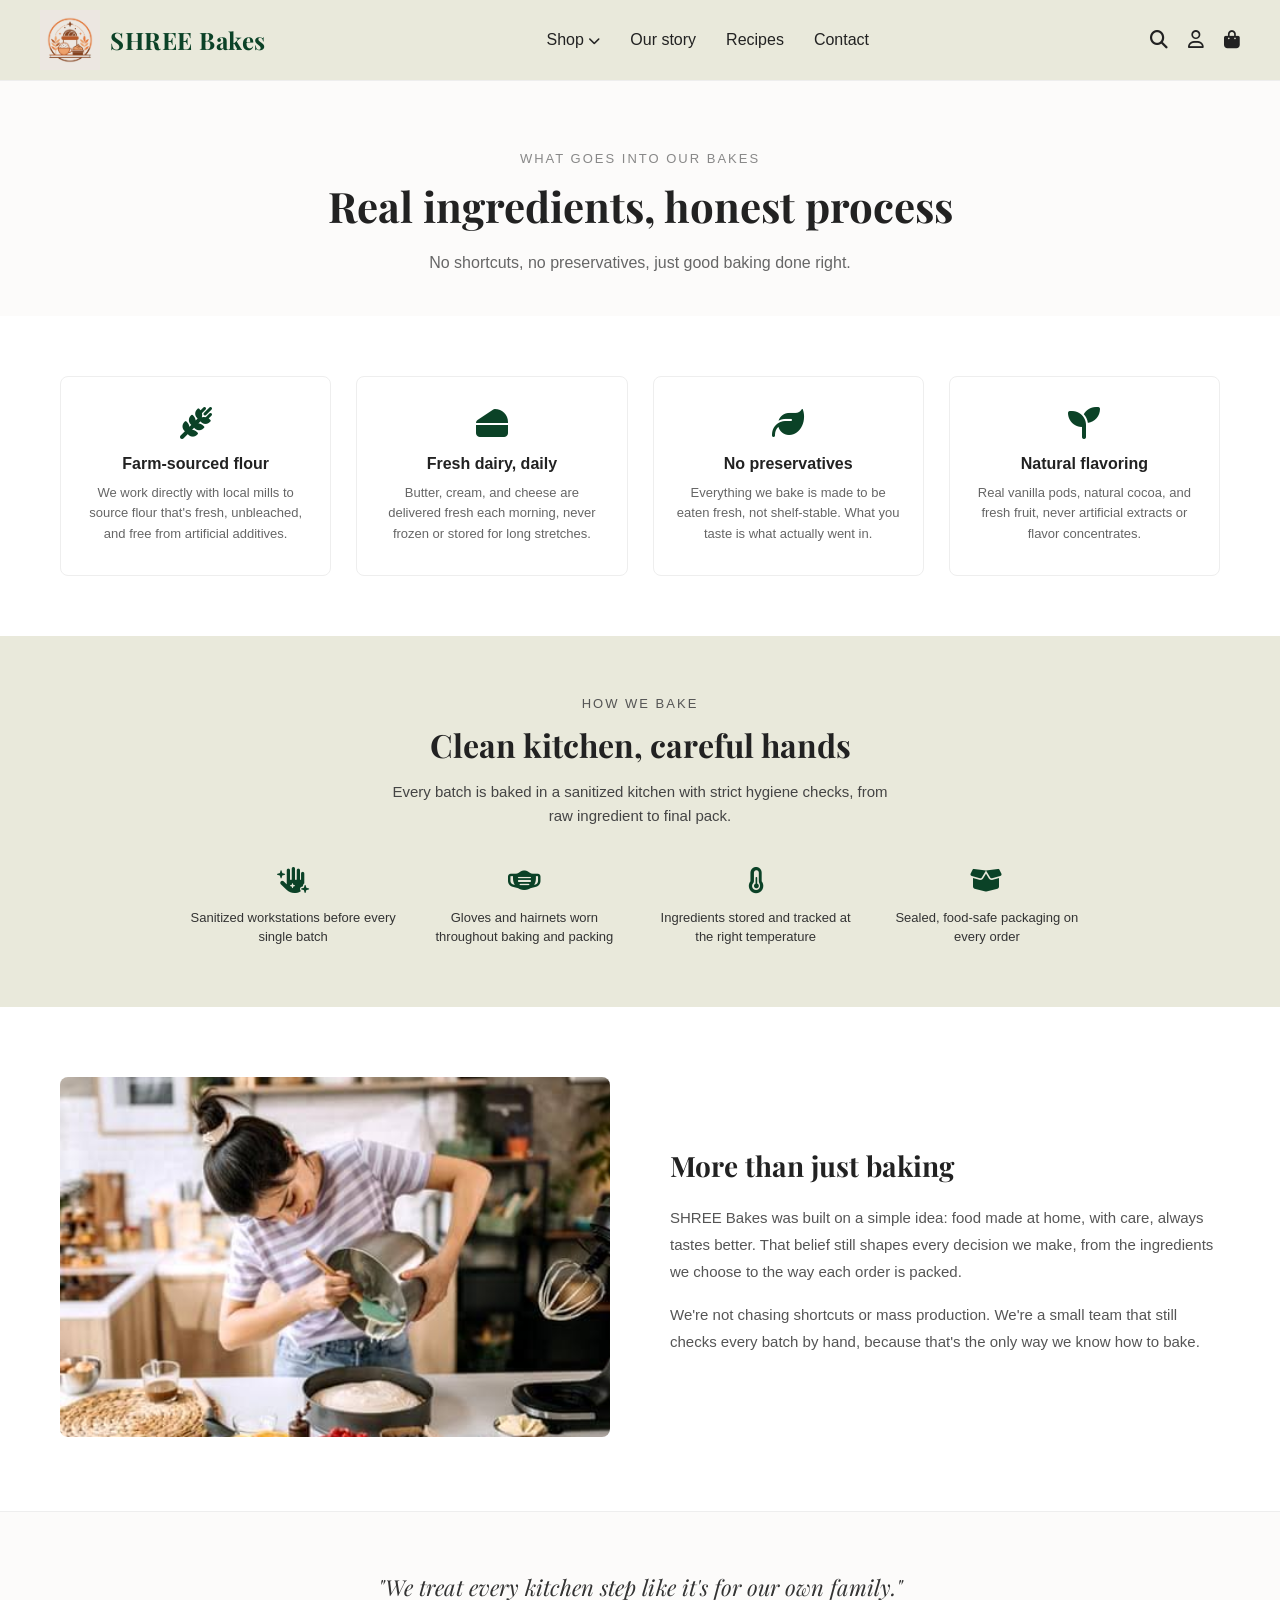
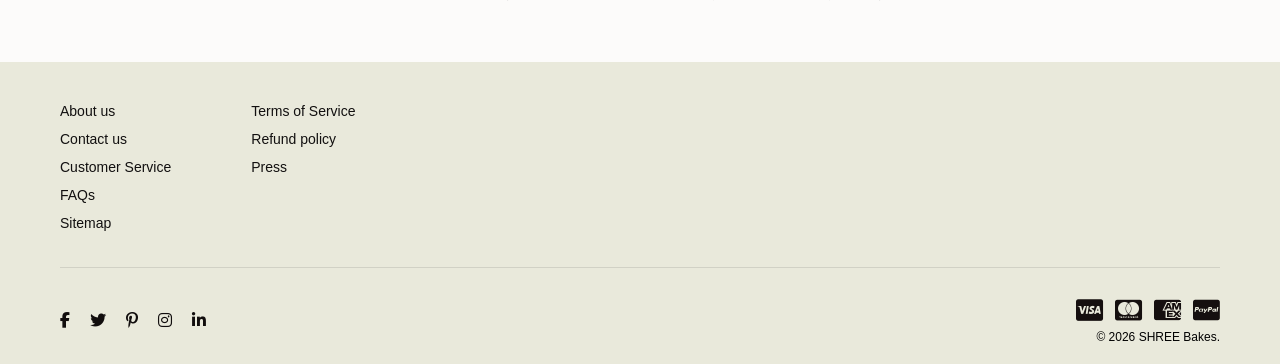
<file: SHREE Bakes/recipe.html>
<!DOCTYPE html>
<html lang="en">
<head>
    <meta charset="UTF-8">
    <meta name="viewport" content="width=device-width, initial-scale=1.0">
    <title>Recipes - SHREE Bakes</title>
    <link rel="stylesheet" href="https://cdnjs.cloudflare.com/ajax/libs/font-awesome/6.4.0/css/all.min.css">
    <link href="https://fonts.googleapis.com/css2?family=Space+Grotesk:wght@400;500;600;700&family=Playfair+Display:wght@600;700&display=swap" rel="stylesheet">
    <link rel="stylesheet" href="css/index.css">
    <link rel="stylesheet" href="css/receipe.css">
</head>
<body>

<header>
    <div class="nav-container">
        <a href="index.html" class="logo">
            <img src="image/logo.jpeg" alt="SHREE Bakes Logo">
            <span class="brand-name">SHREE Bakes</span>
        </a>
        <nav class="nav-links">
            <a href="product.html">Shop <i class="fa-solid fa-chevron-down" style="font-size: 12px;"></i></a>
            <a href="our_story.html">Our story</a>
            <a href="recipes.html">Recipes</a>
            <a href="contact.html">Contact</a>
        </nav>
        <div class="nav-icons">
            <i class="fa-solid fa-magnifying-glass"></i>
            <i class="fa-regular fa-user"></i>
            <i class="fa-solid fa-bag-shopping"></i>
        </div>
    </div>
</header>

<section class="recipes-hero">
    <p class="recipes-eyebrow">What goes into our bakes</p>
    <h1 class="recipes-title">Real ingredients, honest process</h1>
    <p class="recipes-subtitle">No shortcuts, no preservatives, just good baking done right.</p>
</section>

<section class="ingredients-section container">
    <div class="ingredients-grid">
        <div class="ingredient-card">
            <i class="fa-solid fa-wheat-awn"></i>
            <h3>Farm-sourced flour</h3>
            <p>We work directly with local mills to source flour that's fresh, unbleached, and free from artificial additives.</p>
        </div>
        <div class="ingredient-card">
            <i class="fa-solid fa-cheese"></i>
            <h3>Fresh dairy, daily</h3>
            <p>Butter, cream, and cheese are delivered fresh each morning, never frozen or stored for long stretches.</p>
        </div>
        <div class="ingredient-card">
            <i class="fa-solid fa-leaf"></i>
            <h3>No preservatives</h3>
            <p>Everything we bake is made to be eaten fresh, not shelf-stable. What you taste is what actually went in.</p>
        </div>
        <div class="ingredient-card">
            <i class="fa-solid fa-seedling"></i>
            <h3>Natural flavoring</h3>
            <p>Real vanilla pods, natural cocoa, and fresh fruit, never artificial extracts or flavor concentrates.</p>
        </div>
    </div>
</section>

<section class="hygiene-section">
    <div class="container hygiene-content">
        <p class="hygiene-eyebrow">How we bake</p>
        <h2 class="hygiene-title">Clean kitchen, careful hands</h2>
        <p class="hygiene-subtitle">Every batch is baked in a sanitized kitchen with strict hygiene checks, from raw ingredient to final pack.</p>

        <div class="hygiene-points">
            <div class="hygiene-point">
                <i class="fa-solid fa-hand-sparkles"></i>
                <p>Sanitized workstations before every single batch</p>
            </div>
            <div class="hygiene-point">
                <i class="fa-solid fa-mask-face"></i>
                <p>Gloves and hairnets worn throughout baking and packing</p>
            </div>
            <div class="hygiene-point">
                <i class="fa-solid fa-temperature-half"></i>
                <p>Ingredients stored and tracked at the right temperature</p>
            </div>
            <div class="hygiene-point">
                <i class="fa-solid fa-box-open"></i>
                <p>Sealed, food-safe packaging on every order</p>
            </div>
        </div>
    </div>
</section>

<section class="brand-section container">
    <div class="brand-split">
        <div class="brand-image">
            <img src="image/baking.jpeg" alt="SHREE Bakes kitchen">
        </div>
        <div class="brand-text">
            <h2>More than just baking</h2>
            <p>SHREE Bakes was built on a simple idea: food made at home, with care, always tastes better. That belief still shapes every decision we make, from the ingredients we choose to the way each order is packed.</p>
            <p>We're not chasing shortcuts or mass production. We're a small team that still checks every batch by hand, because that's the only way we know how to bake.</p>
        </div>
    </div>
</section>

<section class="recipes-quote">
    <p>"We treat every kitchen step like it's for our own family."</p>
</section>

<footer>
    <div class="container footer-inner">
        <div class="footer-links-wrapper">
            <ul>
                <li><a href="#">About us</a></li>
                <li><a href="#">Contact us</a></li>
                <li><a href="#">Customer Service</a></li>
                <li><a href="#">FAQs</a></li>
                <li><a href="#">Sitemap</a></li>
            </ul>
            <ul>
                <li><a href="#">Terms of Service</a></li>
                <li><a href="#">Refund policy</a></li>
                <li><a href="#">Press</a></li>
            </ul>
        </div>
        <div class="footer-bottom">
            <div class="social-channels">
                <a href="#"><i class="fa-brands fa-facebook-f"></i></a>
                <a href="#"><i class="fa-brands fa-twitter"></i></a>
                <a href="#"><i class="fa-brands fa-pinterest-p"></i></a>
                <a href="#"><i class="fa-brands fa-instagram"></i></a>
                <a href="#"><i class="fa-brands fa-linkedin-in"></i></a>
            </div>
            <div class="payment-badges-row">
                <div class="cards-logos">
                    <i class="fa-brands fa-cc-visa"></i>
                    <i class="fa-brands fa-cc-mastercard"></i>
                    <i class="fa-brands fa-cc-amex"></i>
                    <i class="fa-brands fa-cc-paypal"></i>
                </div>
                <div class="legal-copy">&copy; 2026 SHREE Bakes.</div>
            </div>
        </div>
    </div>
</footer>

</body>
</html>
</file>
<file: SHREE Bakes/css/index.css>
/* --- RESET & GLOBAL STYLES --- */
* {
    margin: 0;
    padding: 0;
    box-sizing: border-box;
    font-family: 'Segoe UI', Tahoma, Geneva, Verdana, sans-serif;
}

body {
    color: #333;
    background-color: #fff;
    overflow-x: hidden;
}

a {
    text-decoration: none;
    color: inherit;
}

ul {
    list-style: none;
}

.container {
    max-width: 1200px;
    margin: 0 auto;
    padding: 0 20px;
}

/* --- HEADER & NAVIGATION --- */
 header {
    position: sticky;
    top: 0;
     background: rgb(233, 233, 219);;
    z-index: 1000;
    border-bottom: 1px solid #eee;
}

.nav-container {
    display: flex;
    justify-content: space-between;
    align-items: center;
    height: 80px;
    padding: 0 40px;
}

.logo {
    display: flex;
    align-items: center;
    gap: 10px;
    text-decoration: none;
}

.logo img {
    height: 60px;
    object-fit: contain;
}

.brand-name {
    font-family: 'Playfair Display', serif;
    font-weight: 700;
    font-size: 24px;
    color: #0b4227;
    letter-spacing: 0.5px;
}

.nav-links {
    display: flex;
    gap: 30px;
}

.nav-links a {
    font-weight: 500;
    font-size: 16px;
    color: #222;
    transition: color 0.3s;
}

.nav-links a:hover {
    color: #0b4227;
}

.nav-icons {
    display: flex;
    gap: 20px;
    font-size: 18px;
    color: #222;
}

.nav-icons i {
    cursor: pointer;
    transition: color 0.3s;
}

.nav-icons i:hover {
    color: #0b4227;
}

.cart-icon-wrapper {
    position: relative;
    display: flex;
    align-items: center;
}

.cart-counter {
    position: absolute;
    top: -10px;
    right: -12px;
    background: #cc0000;
    color: white;
    border-radius: 50%;
    padding: 2px 6px;
    font-size: 11px;
    font-weight: bold;
    transition: transform 0.2s cubic-bezier(0.175, 0.885, 0.32, 1.275);
}
/* --- HERO SECTION --- */
.hero {
    display: grid;
    grid-template-columns: 1.2fr 1fr;
    min-height: calc(100vh - 80px);
}

.hero-images {
    display: grid;
    grid-template-columns: 1fr 1fr;
     gap: 5px; 
    padding: 0px;
    background-color: #fcfbfa;
}

.hero-images img {
    width: 100%;
    height: 100%;
    object-fit: cover;
    border-radius: 4px;
}

.hero-content {
    display: flex;
    flex-direction: column;
    justify-content: center;
    padding: 60px 80px;
    background-color: #fcfbfa;
}

.hero-content h1 {
    font-size: 48px;
    font-weight: 400;
    line-height: 1.2;
    margin-bottom: 10px;
    color: #111;
}

.hero-content h1 span {
    font-weight: 700;
    display: block;
    letter-spacing: 1px;
}

.hero-content .btn {
    display: inline-block;
    align-self: flex-start;
     background: rgb(233, 233, 219);
    color: #070606;
    padding: 15px 40px;
    border-radius: 25px;
    font-weight: 600;
    margin: 30px 0;
    transition: background 0.3s;
}

.hero-content .btn:hover {
    background-color: #929593;
}

.shipping-info {
    font-size: 14px;
    color: #555;
    line-height: 1.5;
}

.shipping-info strong {
    color: #000;
}

/* --- BENEFITS BAR --- */
.benefits-bar {
     background: rgb(233, 233, 219);
    color: #0d0c0c;
    padding: 15px 0;
}

.benefits-container {
    display: flex;
    justify-content: space-between;
    flex-wrap: wrap;
    gap: 15px;
}

.benefit-item {
    display: flex;
    align-items: center;
    gap: 8px; 
    font-size: 14px;
    font-weight: 500;
}

/* --- CATEGORIES SECTION --- */
.categories {
    padding: 60px 0;
    background-color: #fff;
}

.category-grid {
    display: grid;
    grid-template-columns: 1fr 1fr;
    gap: 30px;
}

.category-card {
    text-align: center;
}

.category-card img {
    width: 100%;
    height: 350px;
    object-fit: cover;
    border-radius: 4px;
    margin-bottom: 15px;
    transition: transform 0.3s;
}

.category-card:hover img {
    transform: scale(1.02);
}

.category-card h3 {
    font-size: 22px;
    font-weight: 600;
    color: #222;
    border-bottom: 2px solid #222;
    display: inline-block;
    padding-bottom: 5px;
}

/* --- BEST SELLERS --- */
.best-sellers {
    padding: 60px 0;
    background-color: #f7f7f7;
    text-align: center;
}

.section-icon {
    font-size: 40px;
    color: #888;
    margin-bottom: 10px; 
}
.section-icon img {
    height: 60px;
    width: 60px;
    object-fit: contain;
    border-radius: 50%;
}

.section-title {
    font-size: 28px;
    font-weight: 600;
    margin-bottom: 40px;
    color: #222;
}

.products-grid {
    display: grid;
    grid-template-columns: repeat(4, 1fr);
    gap: 20px;
}

.product-card {
    background: #fff;
    padding: 20px;
    border-radius: 4px;
    text-align: left;
    display: flex;
    flex-direction: column;
    box-shadow: 0 2px 5px rgba(0,0,0,0.05);
}

.product-img-wrapper {
    position: relative;
    margin-bottom: 15px;
}

.product-card img {
    width: 100%;
    height: 220px;
    object-fit: contain;
}

.hover-actions {
    position: absolute;
    bottom: 10px;
    left: 10px;
    display: flex;
    gap: 8px;
    opacity: 0;
    transition: opacity 0.3s;
}

.product-card:hover .hover-actions {
    opacity: 1;
}

.action-btn {
    background: #fff;
    border: 1px solid #ddd;
    width: 35px;
    height: 35px;
    border-radius: 50%;
    display: flex;
    align-items: center;
    justify-content: center;
    cursor: pointer;
    box-shadow: 0 2px 5px rgba(0,0,0,0.1);
    transition: background 0.2s;
}

.action-btn:hover {
    background: #f0f0f0;
}

.product-title {
    font-size: 14px;
    font-weight: 600;
    color: #333;
    min-height: 40px;
    margin-bottom: 10px;
    line-height: 1.4;
}

.product-price {
    font-size: 15px;
    font-weight: 700;
    margin-bottom: 15px;
}

.price-original {
    color: #999;
    text-decoration: line-through;
    font-size: 13px;
    font-weight: 400;
    margin-left: 5px;
}

.rating-container {
    margin-top: auto;
    border-top: 1px solid #eee;
    padding-top: 10px;
    display: flex;
    align-items: center;
    gap: 5px;
}

.stars {
    color: #ff9800;
    font-size: 14px;
}

.review-count {
    font-size: 12px;
    color: #666;
}

/* --- VIDEO / BANNER PARALLAX SECTION --- */
.video-banner { position: relative; height: 350px; background: linear-gradient(rgba(0,0,0,0.3), rgba(0,0,0,0.3)), url("../image/product.jpeg") center/cover no-repeat; display: flex; flex-direction: column; justify-content: center; align-items: center; color: #fff; text-align: center; } .video-banner h2 { font-size: 32px; font-weight: 500; margin-bottom: 20px; letter-spacing: 1px; } .play-btn { width: 70px; height: 70px; background: rgba(255, 255, 255, 0.2); border: 2px solid #fff; border-radius: 50%; display: flex; align-items: center; justify-content: center; font-size: 24px; cursor: pointer; transition: transform 0.3s, background 0.3s; } .play-btn:hover { transform: scale(1.1); background: rgba(255, 255, 255, 0.4); }
/* --- PRESS / LOGO WALL --- */
.press-section {
    padding: 50px 0;
    background-color: #fff;
    text-align: center;
}

.press-grid {
    display: flex;
    justify-content: center;
    align-items: center;
    flex-wrap: wrap;
    gap: 40px;
    max-width: 1000px;
    margin: 0 auto;
}

.press-grid img {
    max-height: 45px;
    max-width: 150px;
    object-fit: contain;
    filter: grayscale(100%);
    opacity: 0.8;
    transition: all 0.3s;
}

.press-grid img:hover {
    filter: grayscale(0%);
    opacity: 1;
}

/* --- FOOTER --- */
footer {
   
    background: rgb(233, 233, 219);
    color: #0a0808;
    padding: 60px 0 20px 0;
}

.footer-top {
    display: grid;
    grid-template-columns: 1.5fr 1fr;
    gap: 40px;
    border-bottom: 1px solid rgba(255,255,255,0.1);
    padding-bottom: 40px;
    margin-bottom: 40px;
}

.newsletter h3 {
    font-size: 16px;
    text-transform: uppercase;
    letter-spacing: 1px;
    margin-bottom: 10px;
}

.newsletter p {
    font-size: 14px;
    color: #090808;
    margin-bottom: 20px;
}

.search-box {
    display: flex;
    max-width: 500px;
}

.search-box input {
    flex: 1;
    padding: 15px;
    border: none;
    outline: none;
    font-size: 14px;
}

.search-box button {
    background-color: #111;
    color: #fff;
    border: none;
    padding: 0 25px;
    font-weight: 600;
    cursor: pointer;
    text-transform: uppercase;
    transition: background 0.2s;
}

.search-box button:hover {
    background-color: #222;
}

.footer-links-grid {
    display: grid;
    grid-template-columns: 1fr 1fr;
    gap: 40px;
}

.footer-col h4 {
    font-size: 14px;
    text-transform: uppercase;
    letter-spacing: 1px;
    margin-bottom: 20px;
    color: #0a0909;
}

.footer-col ul li {
    margin-bottom: 12px;
}

.footer-col ul li a {
    font-size: 14px;
    color: #070404;
    transition: color 0.2s;
}

.footer-col ul li a:hover {
    color: #fff;
}

.footer-bottom {
    display: flex;
    justify-content: space-between;
    align-items: center;
    flex-wrap: wrap;
    gap: 20px;
}

.social-icons {
    display: flex;
    gap: 15px;
    font-size: 18px;
}

.social-icons a {
    color: #110e0e;
    transition: color 0.2s;
}

.social-icons a:hover {
    color: #fff;
}

.payment-copyright {
    display: flex;
    flex-direction: column;
    align-items: flex-end;
    gap: 10px;
}

.payment-icons {
    display: flex;
    gap: 10px;
    font-size: 24px;
    color: #0a0808;
}

.copyright {
    font-size: 12px;
    color: #040404;
}
</file>
<file: SHREE Bakes/css/our_story.css>
.story-hero {
    text-align: center;
    padding: 70px 20px 50px;
    background-color: #fcfbfa;
}

.story-eyebrow {
    font-size: 22px;
    letter-spacing: 2px;
    text-transform: uppercase;
    color: #888;
    margin-bottom: 12px;
}

.story-title {
    font-family: 'Playfair Display', serif;
    font-size: 42px;
    font-weight: 700;
    color: #222;
    margin-bottom: 16px;
}

.story-subtitle {
    font-size: 16px;
    color: #666;
    max-width: 500px;
    margin: 0 auto;
    line-height: 1.6;
}

.story-content {
    padding: 60px 20px;
}

.story-split {
    display: grid;
    grid-template-columns: 1fr 1fr;
    gap: 60px;
    align-items: center;
    margin-bottom: 70px;
}

.story-split.reverse {
    direction: rtl;
}

.story-split.reverse > * {
    direction: ltr;
}

.story-image img {
    width: 100%;
    height: 380px;
    object-fit: cover;
    border-radius: 8px;
}

.story-text h2 {
    font-family: 'Playfair Display', serif;
    font-size: 28px;
    font-weight: 700;
    color: #222;
    margin-bottom: 20px;
}

.story-text p {
    font-size: 15px;
    line-height: 1.8;
    color: #555;
    margin-bottom: 16px;
}

.story-stats {
    display: flex;
    justify-content: center;
    gap: 80px;
    padding: 40px 0;
    border-top: 1px solid #eee;
}

.stat-item {
    text-align: center;
}

.stat-number {
    display: block;
    font-family: 'Playfair Display', serif;
    font-size: 36px;
    font-weight: 700;
    color: #0b4227;
    margin-bottom: 6px;
}

.stat-label {
    font-size: 13px;
    color: #777;
    text-transform: uppercase;
    letter-spacing: 0.5px;
}

.story-quote {
    background: rgb(233, 233, 219);
    text-align: center;
    padding: 60px 20px;
}

.story-quote p {
    font-family: 'Playfair Display', serif;
    font-style: italic;
    font-size: 24px;
    color: #333;
    max-width: 600px;
    margin: 0 auto;
}
footer {
    background: rgb(233, 233, 219);
    color: #0e0909;
    padding: 40px 0 20px 0;
}

.footer-inner {
    display: flex;
    flex-direction: column;
    gap: 30px;
}

.footer-links-wrapper {
    display: flex;
    gap: 80px;
    border-bottom: 1px solid rgba(0,0,0,0.1);
    padding-bottom: 25px;
}

.footer-links-wrapper ul {
    list-style: none;
}

.footer-links-wrapper ul li {
    margin-bottom: 10px;
}

.footer-links-wrapper ul li a {
    color: #121010;
    font-size: 14px;
    text-decoration: none;
    transition: color 0.2s;
}

.footer-links-wrapper ul li a:hover {
    color: #0b4227;
}

.footer-bottom {
    display: flex;
    justify-content: space-between;
    align-items: center;
    flex-wrap: wrap;
    gap: 20px;
}

.social-channels {
    display: flex;
    gap: 20px;
    font-size: 16px;
}

.social-channels a {
    color: #110d0d;
    transition: color 0.2s;
}

.social-channels a:hover {
    color: #0b4227;
}

.payment-badges-row {
    display: flex;
    flex-direction: column;
    align-items: flex-end;
    gap: 8px;
}

.cards-logos {
    display: flex;
    gap: 12px;
    font-size: 24px;
    color: #150f0f;
}

.legal-copy {
    font-size: 12px;
    color: #020202;
}
</file>
<file: SHREE Bakes/css/product.css>
/* --- BASE RESET & LAYOUT CONFIG --- */
* {
    margin: 0;
    padding: 0;
    box-sizing: border-box;
    font-family: 'Segoe UI', Arial, sans-serif;
}

body {
    background-color: #fcfbfa;
    color: #333;
}

.container {
    max-width: 1240px;
    margin: 0 auto;
    padding: 0 20px;
}
/* --- HEADER & NAVIGATION --- */
header {
    position: sticky;
    top: 0;
    background: rgb(233, 233, 219);;
    z-index: 1000;
    border-bottom: 1px solid #eee;
}

.nav-container {
    display: flex;
    justify-content: space-between;
    align-items: center;
    height: 80px;
    padding: 0 40px;
}

.logo {
    display: flex;
    align-items: center;
    gap: 10px;
    text-decoration: none;
}

.logo img {
    height: 60px;
    object-fit: contain;
}

.brand-name {
    font-family: 'Playfair Display', serif;
    font-weight: 700;
    font-size: 24px;
    color: #0b4227;
    letter-spacing: 0.5px;
}

.nav-links {
    display: flex;
    gap: 30px;
}

.nav-links a {
    font-weight: 500;
    font-size: 16px;
    color: #222;
    text-decoration: none;
    transition: color 0.3s;
}

.nav-links a:hover {
    color: #0b4227;
}

.nav-icons {
    display: flex;
    gap: 20px;
    font-size: 18px;
    color: #222;
}

.nav-icons i {
    cursor: pointer;
    transition: color 0.3s;
}

.nav-icons i:hover {
    color: #0b4227;
}
.cart-icon-wrapper {
    position: relative;
    display: flex;
    align-items: center;
}

.cart-counter {
    position: absolute;
    top: -10px;
    right: -12px;
    background: #cc0000;
    color: white;
    border-radius: 50%;
    padding: 2px 6px;
    font-size: 11px;
    font-weight: bold;
    transition: transform 0.2s cubic-bezier(0.175, 0.885, 0.32, 1.275);
}
/* --- BANNER COVER --- */
.products-banner{
    width: 100%;
    height: 350px;             /* Banner height */
    background: url("../image/product.jpeg") center center/cover no-repeat;
    position: relative;
}

 .banner-overlay{
    width: 100%;
    height: 100%;
    /* background: #fdf9f959;    */
    display: flex;
    justify-content: center;
    align-items: center;
}

.banner-overlay h1{
    color: #e5e2e2;
    font-size: 48px;
    letter-spacing: 5px;
    font-weight: 600;
} 


/* --- UTILITY BAR (FILTERS & CONTROLS) --- */
.main-content-wrapper {
    margin-top: 30px;
}

.utility-bar-wrapper {
    width: 100%;
    border-top: 1px solid #ddd;
    border-bottom: 1px solid #ddd;
    background-color:white;
}

.utility-bar {
    display: flex;
    justify-content: space-between;
    align-items: center;
    padding: 15px 20px;
}

.utility-left {
    display: flex;
    align-items: center;
    gap: 20px;
}

.product-count {
    font-size: 16px;
    font-weight: 500;
    color: #222;
}

.filter-btn {
    background: #fff;
    border: 1px solid #333;
    padding: 8px 24px;
    font-size: 14px;
    font-weight: 600;
    cursor: pointer;
    display: flex;
    align-items: center;
    gap: 8px;
    text-transform: uppercase;
    transition: background-color 0.2s;
}

.filter-btn:hover {
    background-color: #f7f7f7;
}

.layout-toggle-icons {
    display: flex;
    gap: 8px;
    border-left: 1px solid #ddd;
    padding-left: 15px;
}

.layout-btn {
    background: none;
    border: none;
    font-size: 18px;
    color: #999;
    cursor: pointer;
    padding: 4px;
    transition: color 0.2s;
}

.layout-btn.active, .layout-btn:hover {
    color: #111;
}

/* SORT ELEMENT CONTROLS */
.utility-right {
    display: flex;
    align-items: center;
}

.sort-container {
    display: flex;
    align-items: center;
    gap: 10px;
}

.sort-container label {
    font-size: 14px;
    font-weight: 600;
    color: #444;
}

.custom-select-wrapper {
    position: relative;
    display: inline-block;
}

.custom-select-wrapper select {
    appearance: none;
    -webkit-appearance: none;
    background-color: transparent;
    border: none;
    padding: 6px 30px 6px 10px;
    font-size: 14px;
    font-weight: 500;
    cursor: pointer;
    outline: none;
    color: #222;
}

.select-arrow {
    position: absolute;
    right: 5px;
    top: 50%;
    transform: translateY(-50%);
    font-size: 12px;
    pointer-events: none;
    color: #555;
}

/* --- COLLAPSIBLE FILTER DRAWER --- */
.filter-drawer {
    background-color: #fff;
    border-bottom: 1px solid #ddd;
    overflow: hidden;
    max-height: 0;
    transition: max-height 0.3s ease-out, padding 0.3s ease;
    padding: 0;
}

.filter-drawer.open {
    max-height: 500px; /* Safe upper height limitation for animations */
    padding: 25px 0 35px 0;
}

.filter-grid {
    display: grid;
    grid-template-columns: repeat(3, 1fr);
    gap: 30px;
}

.filter-column h3 {
    font-size: 18px;
    font-weight: 600;
    margin-bottom: 15px;
    color: #222;
    position: relative;
    padding-bottom: 5px;
}

.filter-column h3::after {
    content: '';
    position: absolute;
    left: 0;
    bottom: 0;
    width: 25px;
    height: 2px;
    background-color: #0b4227;
}

/* CUSTOM CHECKBOX INPUT LAYOUTS */
.checkbox-container {
    display: block;
    position: relative;
    padding-left: 28px;
    margin-bottom: 12px;
    cursor: pointer;
    font-size: 14px;
    color: #555;
    user-select: none;
    line-height: 1.5;
}

.checkbox-container input {
    position: absolute;
    opacity: 0;
    cursor: pointer;
    height: 0;
    width: 0;
}

.checkmark {
    position: absolute;
    top: 2px;
    left: 0;
    height: 16px;
    width: 16px;
    background-color: #fff;
    border: 1px solid #ccc;
    border-radius: 2px;
}

.checkbox-container:hover input ~ .checkmark {
    border-color: #0b4227;
}

.checkbox-container input:checked ~ .checkmark {
    background-color: #0b4227;
    border-color: #0b4227;
}

.checkmark::after {
    content: "";
    position: absolute;
    display: none;
}

.checkbox-container input:checked ~ .checkmark::after {
    display: block;
}

.checkbox-container .checkmark::after {
    left: 5px;
    top: 2px;
    width: 4px;
    height: 8px;
    border: solid white;
    border-width: 0 2px 2px 0;
    transform: rotate(45deg);
}

/* --- PRODUCT GRID CARDS SECTION --- */
.products-section {
    padding: 40px 0 80px 0;
}

.products-grid {
    display: grid;
    grid-template-columns: repeat(4, 1fr);
    gap: 25px 20px;
}

.product-card {
    background-color: #fff;
    border: 1px solid transparent;
    padding: 15px;
    display: flex;
    flex-direction: column;
    box-shadow: 0 2px 8px rgba(0,0,0,0.02);
    transition: transform 0.2s, box-shadow 0.2s;
}

.product-card:hover {
    transform: translateY(-2px);
    box-shadow: 0 4px 15px rgba(0,0,0,0.06);
}

.product-img-wrapper {
    position: relative;
    width: 100%;
    height: 240px;
    display: flex;
    align-items: center;
    justify-content: center;
    margin-bottom: 15px;
    overflow: hidden;
}

.product-img-wrapper img {
    max-width: 100%;
    max-height: 100%;
    object-fit: contain;
}

.product-info-block {
    display: flex;
    flex-direction: column;
    flex-grow: 1;
}

.product-title {
    font-size: 14px;
    font-weight: 500;
    color: #333;
    line-height: 1.4;
    min-height: 40px;
    margin-bottom: 10px;
}

.product-price {
    font-size: 15px;
    font-weight: 700;
    color: #111;
    margin-bottom: 12px;
}

.price-original {
    font-size: 13px;
    color: #999;
    text-decoration: line-through;
    font-weight: 400;
    margin-left: 6px;
}

.rating-container {
    margin-top: auto;
    display: flex;
    align-items: center;
    gap: 6px;
    border-top: 1px solid #f0f0f0;
    padding-top: 10px;
}

.stars {
    color: #ff9800;
    font-size: 13px;
    display: flex;
    gap: 2px;
}

.review-count {
    font-size: 12px;
    color: #777;
}
.hover-actions {
    position: absolute;
    bottom: 10px;
    left: 10px;
    display: flex;
    gap: 8px;
    opacity: 0;
    transition: opacity 0.3s;
}

.product-card:hover .hover-actions {
    opacity: 1;
}

.action-btn {
    background: #fff;
    border: 1px solid #ddd;
    width: 35px;
    height: 35px;
    border-radius: 50%;
    display: flex;
    align-items: center;
    justify-content: center;
    cursor: pointer;
    box-shadow: 0 2px 5px rgba(0,0,0,0.1);
    transition: background 0.2s;
}

.action-btn:hover {
    background: #f0f0f0;
}

/* ALTERNATIVE VIEW LAYOUT OVERRIDE SWITCHES (JS) */
.products-grid.list-view {
    grid-template-columns: 1fr !important;
}

.products-grid.list-view .product-card {
    flex-direction: row;
    gap: 30px;
    align-items: center;
}

.products-grid.list-view .product-img-wrapper {
    width: 180px;
    height: 180px;
    margin-bottom: 0;
}

/* --- FOOTER REGION --- */
footer {
     background: rgb(233, 233, 219);;
    color: #0e0909;
    padding: 40px 0 20px 0;
}

.footer-inner {
    display: flex;
    flex-direction: column;
    gap: 30px;
}

.footer-links-wrapper {
    display: flex;
    gap: 80px;
    border-bottom: 1px solid rgba(255,255,255,0.1);
    padding-bottom: 25px;
}

.footer-links-wrapper ul {
    list-style: none;
}

.footer-links-wrapper ul li {
    margin-bottom: 10px;
}

.footer-links-wrapper ul li a {
    color: #121010;
    font-size: 14px;
    text-decoration: none;
    transition: color 0.2s;
}

.footer-links-wrapper ul li a:hover {
    color: #fff;
}

.footer-bottom {
    display: flex;
    justify-content: space-between;
    align-items: center;
    flex-wrap: wrap;
    gap: 20px;
}

.social-channels {
    display: flex;
    gap: 20px;
    font-size: 16px;
}

.social-channels a {
    color: #110d0d;
    transition: color 0.2s;
}

.social-channels a:hover {
    color: #6f6b6b;
}

.payment-badges-row {
    display: flex;
    flex-direction: column;
    align-items: flex-end;
    gap: 8px;
}

.cards-logos {
    display: flex;
    gap: 12px;
    font-size: 24px;
    color: #150f0f;
}

.legal-copy {
    font-size: 12px;
    color: #020202;
}

/* =================================================================
   ADDED FOR FUNCTIONAL FILTER / SORT (rating filter, clear button,
   no-results state, active filter badge, list-view star fix)
   ================================================================= */

.filter-btn.active-filters {
    background-color: #0b4227;
    border-color: #0b4227;
    color: #fff;
}

.filter-btn.active-filters:hover {
    background-color: #0d5230;
}

.rating-filter-label {
    display: inline-flex;
    align-items: center;
    gap: 5px;
}

.rating-filter-label .fa-star,
.rating-filter-label .fa-regular {
    color: #ff9800;
    font-size: 12px;
}

.filter-actions {
    margin-top: 20px;
    padding-top: 15px;
    border-top: 1px solid #eee;
}

.clear-filters-btn {
    background: none;
    border: none;
    color: #0b4227;
    font-size: 13px;
    font-weight: 600;
    text-decoration: underline;
    cursor: pointer;
    padding: 0;
}

.clear-filters-btn:hover {
    color: #073018;
}

.no-results-msg {
    text-align: center;
    padding: 60px 0;
    font-size: 15px;
    color: #777;
}

.stars .fa-regular {
    color: #ddd;
}
</file>
<file: SHREE Bakes/css/product_details.css>
/* --- DETAIL-SPECIFIC PRESENTATION CSS CONFIGURATION --- */

.header-nav {
    width: 100%;
    background: rgb(233, 233, 219);
    border-bottom: 1px solid var(--border-color);
}

.header-nav-inner {
    display: flex;
    justify-content: space-between;
    align-items: center;
    padding: 20px 0;
}

.logo {
    display: flex;
    align-items: center;
    text-decoration: none;
}

.logo img {
    height: 60px;
    object-fit: contain;
}
.brand-lockup {
    display: flex;
    align-items: center;
}

.brand-link {
    display: flex;
    align-items: center;
    gap: 10px;
    text-decoration: none;
}

.brand-link img {
    height: 50px;
    object-fit: contain;
}

.brand-name {
    font-family: 'Playfair Display', serif;
    font-weight: 700;
    font-size: 22px;
    color: #0b4227;
    letter-spacing: 0.5px;
}

.cart-icon-wrapper {
    position: relative;
    display: flex;
    align-items: center;
    font-size: 18px;
    color: var(--text-color);
    cursor: pointer;
}

.cart-counter {
    position: absolute;
    top: -10px;
    right: -12px;
    background: #cc0000;
    color: white;
    border-radius: 50%;
    padding: 2px 6px;
    font-size: 11px;
    font-weight: bold;
    transition: transform 0.2s cubic-bezier(0.175, 0.885, 0.32, 1.275);
}

.breadcrumb {
    margin: 20px 0;
    font-size: 13px;
    color: #777;
}

.breadcrumb a {
    color: #777;
    text-decoration: none;
}

.breadcrumb span {
    color: var(--text-color);
}

/* MAIN VIEWPORT MATRIX GRID */
.detail-main-layout {
    display: grid;
    grid-template-columns: 1fr 1fr;
    gap: 50px;
    margin-top: 20px;
}

.image-gallery {
    display: flex;
    flex-direction: column;
    gap: 15px;
}

.main-preview-box {
    width: 100%;
    aspect-ratio: 1 / 1;
    background: #f7f7f2;
    border: 1px solid var(--border-color);
    display: flex;
    align-items: center;
    justify-content: center;
    border-radius: 6px;
}

.main-preview-box img {
    max-width: 80%;
    max-height: 80%;
    object-fit: contain;
}

/* CHECKOUT ACTION SECTIONS */
.purchase-panel {
    display: flex;
    flex-direction: column;
}

.detail-title {
    font-size: 32px;
    font-weight: 500;
    margin-bottom: 10px;
    line-height: 1.2;
}

.detail-pricing {
    display: flex;
    align-items: center;
    gap: 15px;
    margin-bottom: 20px;
}

.current-price {
    font-size: 26px;
    font-weight: 700;
    color: var(--text-color);
}

.compare-price {
    font-size: 20px;
    text-decoration: line-through;
    color: #999;
}

.action-row {
    display: flex;
    gap: 15px;
    margin: 25px 0;
}

.action-btn {
    flex: 1;
    padding: 15px;
    font-family: var(--font-family);
    font-size: 15px;
    font-weight: 600;
    border: 1px solid var(--text-color);
    border-radius: 4px;
    cursor: pointer;
    transition: all var(--transition-speed);
    text-transform: uppercase;
}

.btn-cart {
    background: black;
    color: white;
}

.btn-cart:hover {
    background: #333;
}

.btn-buy {
    background: black;
    color: white;
    border-color: black;
}

.btn-buy:hover {
    background: #333;
}

.meta-utilities {
    display: flex;
    flex-direction: column;
    gap: 10px;
    border-top: 1px solid var(--border-color);
    padding-top: 15px;
    font-size: 14px;
}

.meta-link {
    display: flex;
    align-items: center;
    gap: 8px;
    color: var(--text-color);
    text-decoration: none;
    cursor: pointer;
}

/* MEDIA SUB-COMPONENTS INTERACTIVE TABS CONFIGS */
.tabs-container {
    margin-top: 60px;
    border-top: 1px solid var(--border-color);
}

.tabs-header-row {
    display: flex;
    justify-content: center;
    border-bottom: 1px solid var(--border-color);
}

.tab-trigger {
    background: none;
    border: none;
    padding: 15px 30px;
    font-family: var(--font-family);
    font-weight: 600;
    font-size: 14px;
    text-transform: uppercase;
    letter-spacing: 0.05em;
    cursor: pointer;
    color: #888;
    position: relative;
}

.tab-trigger.active {
    color: var(--text-color);
}

.tab-trigger.active::after {
    content: '';
    position: absolute;
    bottom: -1px;
    left: 0;
    width: 100%;
    height: 2px;
    background: var(--text-color);
}

.tab-viewport {
    padding: 30px 0;
    min-height: 200px;
    font-size: 15px;
    line-height: 1.7;
    color: #444;
}

.tab-panel {
    display: none;
}

.tab-panel.active {
    display: block;
}
</file>
<file: SHREE Bakes/css/receipe.css>
.recipes-hero {
    text-align: center;
    padding: 70px 20px 40px;
    background-color: #fcfbfa;
}

.recipes-eyebrow {
    font-size: 13px;
    letter-spacing: 2px;
    text-transform: uppercase;
    color: #888;
    margin-bottom: 12px;
}

.recipes-title {
    font-family: 'Playfair Display', serif;
    font-size: 42px;
    font-weight: 700;
    color: #222;
    margin-bottom: 16px;
}

.recipes-subtitle {
    font-size: 16px;
    color: #666;
    max-width: 500px;
    margin: 0 auto;
    line-height: 1.6;
}

.ingredients-section {
    padding: 60px 20px;
}

.ingredients-grid {
    display: grid;
    grid-template-columns: repeat(4, 1fr);
    gap: 25px;
}

.ingredient-card {
    text-align: center;
    padding: 30px 20px;
    background: #fff;
    border: 1px solid #eee;
    border-radius: 8px;
    transition: transform 0.2s, box-shadow 0.2s;
}

.ingredient-card:hover {
    transform: translateY(-3px);
    box-shadow: 0 6px 16px rgba(0,0,0,0.06);
}

.ingredient-card i {
    font-size: 32px;
    color: #0b4227;
    margin-bottom: 16px;
}

.ingredient-card h3 {
    font-size: 16px;
    font-weight: 600;
    color: #222;
    margin-bottom: 10px;
}

.ingredient-card p {
    font-size: 13px;
    color: #666;
    line-height: 1.6;
}

.hygiene-section {
    background: rgb(233, 233, 219);
    padding: 60px 20px;
}

.hygiene-content {
    text-align: center;
}

.hygiene-eyebrow {
    font-size: 13px;
    letter-spacing: 2px;
    text-transform: uppercase;
    color: #555;
    margin-bottom: 12px;
}

.hygiene-title {
    font-family: 'Playfair Display', serif;
    font-size: 32px;
    font-weight: 700;
    color: #222;
    margin-bottom: 14px;
}

.hygiene-subtitle {
    font-size: 15px;
    color: #444;
    max-width: 520px;
    margin: 0 auto 40px;
    line-height: 1.6;
}

.hygiene-points {
    display: grid;
    grid-template-columns: repeat(4, 1fr);
    gap: 25px;
    max-width: 900px;
    margin: 0 auto;
}

.hygiene-point {
    text-align: center;
}

.hygiene-point i {
    font-size: 26px;
    color: #0b4227;
    margin-bottom: 14px;
}

.hygiene-point p {
    font-size: 13px;
    color: #333;
    line-height: 1.5;
}

.brand-section {
    padding: 70px 20px;
}

.brand-split {
    display: grid;
    grid-template-columns: 1fr 1fr;
    gap: 60px;
    align-items: center;
}

.brand-image img {
    width: 100%;
    height: 360px;
    object-fit: cover;
    border-radius: 8px;
}

.brand-text h2 {
    font-family: 'Playfair Display', serif;
    font-size: 28px;
    font-weight: 700;
    color: #222;
    margin-bottom: 20px;
}

.brand-text p {
    font-size: 15px;
    line-height: 1.8;
    color: #555;
    margin-bottom: 16px;
}

.recipes-quote {
    background: #fcfbfa;
    text-align: center;
    padding: 60px 20px;
    border-top: 1px solid #eee;
}

.recipes-quote p {
    font-family: 'Playfair Display', serif;
    font-style: italic;
    font-size: 22px;
    color: #333;
    max-width: 600px;
    margin: 0 auto;
}

footer {
    background: rgb(233, 233, 219);
    color: #0e0909;
    padding: 40px 0 20px 0;
}

.footer-inner {
    display: flex;
    flex-direction: column;
    gap: 30px;
}

.footer-links-wrapper {
    display: flex;
    gap: 80px;
    border-bottom: 1px solid rgba(0,0,0,0.1);
    padding-bottom: 25px;
}

.footer-links-wrapper ul {
    list-style: none;
}

.footer-links-wrapper ul li {
    margin-bottom: 10px;
}

.footer-links-wrapper ul li a {
    color: #121010;
    font-size: 14px;
    text-decoration: none;
    transition: color 0.2s;
}

.footer-links-wrapper ul li a:hover {
    color: #0b4227;
}

.footer-bottom {
    display: flex;
    justify-content: space-between;
    align-items: center;
    flex-wrap: wrap;
    gap: 20px;
}

.social-channels {
    display: flex;
    gap: 20px;
    font-size: 16px;
}

.social-channels a {
    color: #110d0d;
    transition: color 0.2s;
}

.social-channels a:hover {
    color: #0b4227;
}

.payment-badges-row {
    display: flex;
    flex-direction: column;
    align-items: flex-end;
    gap: 8px;
}

.cards-logos {
    display: flex;
    gap: 12px;
    font-size: 24px;
    color: #150f0f;
}

.legal-copy {
    font-size: 12px;
    color: #020202;
}
</file>
